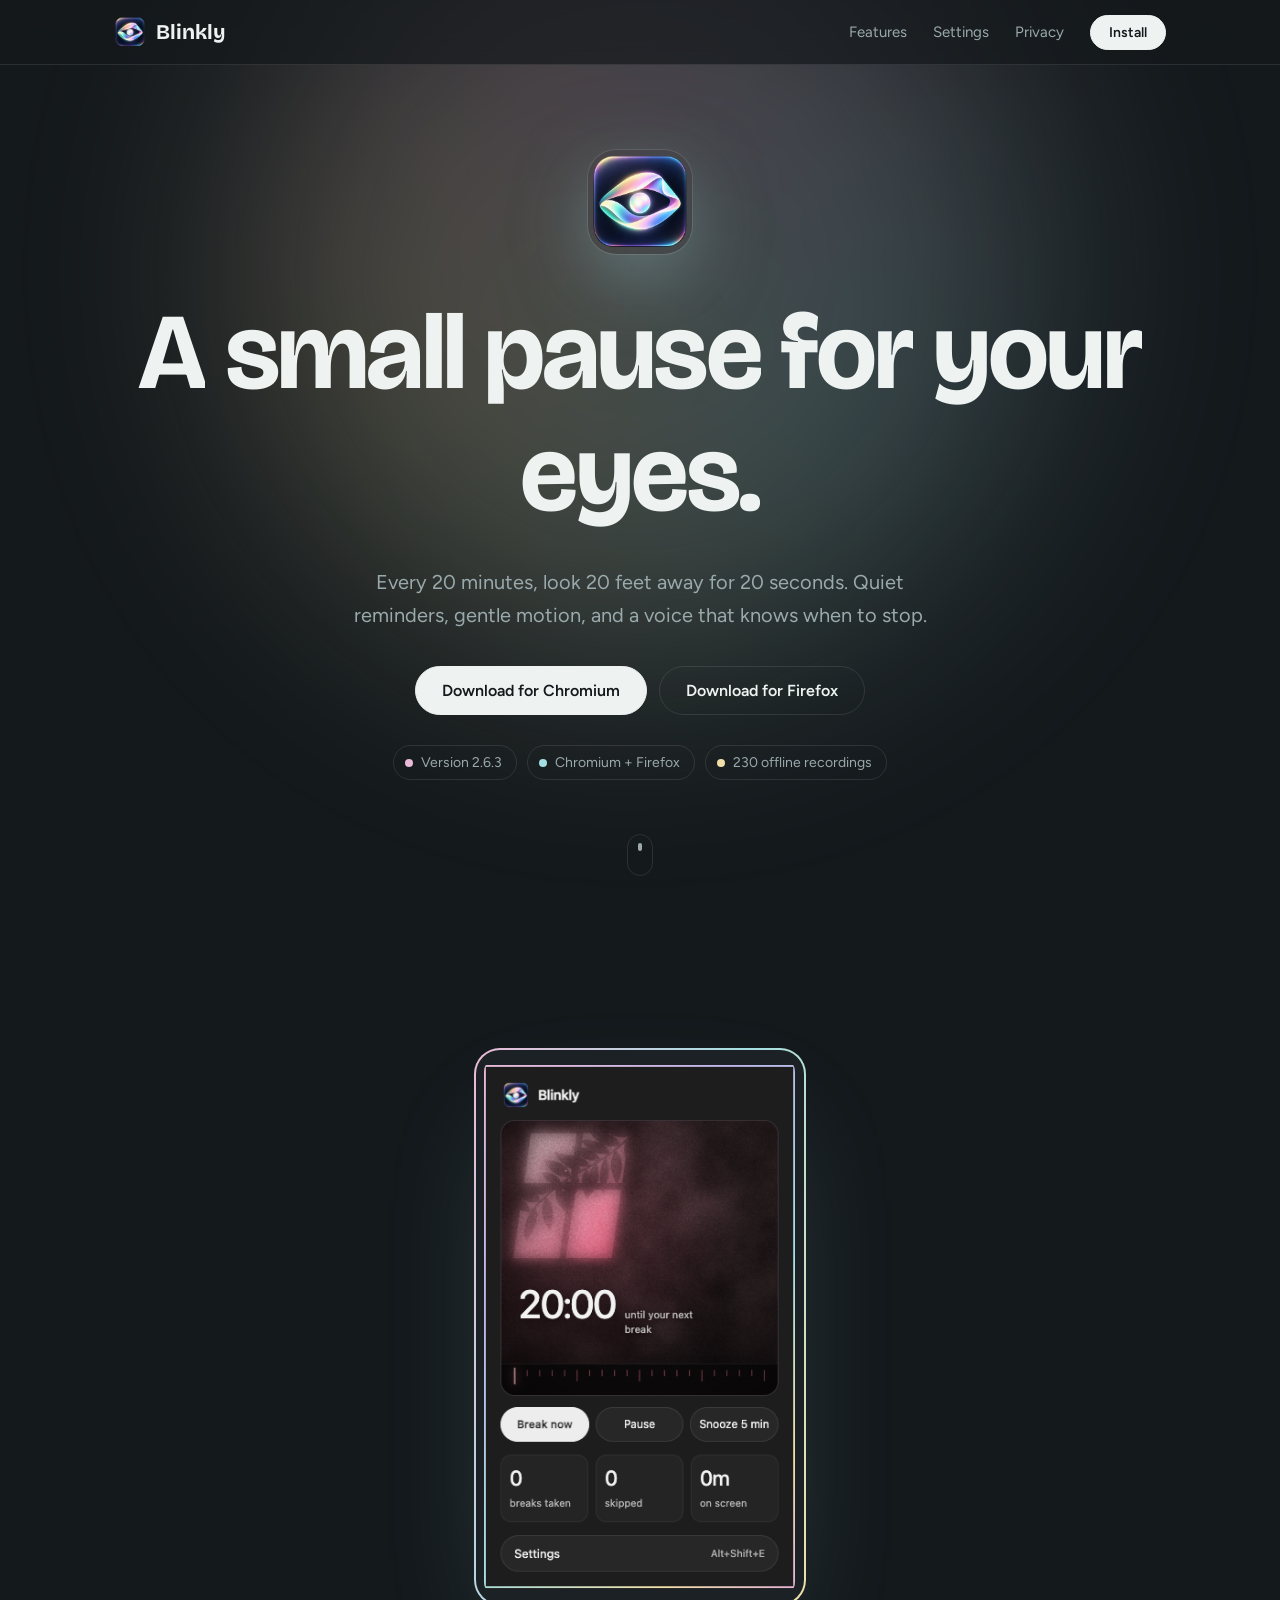
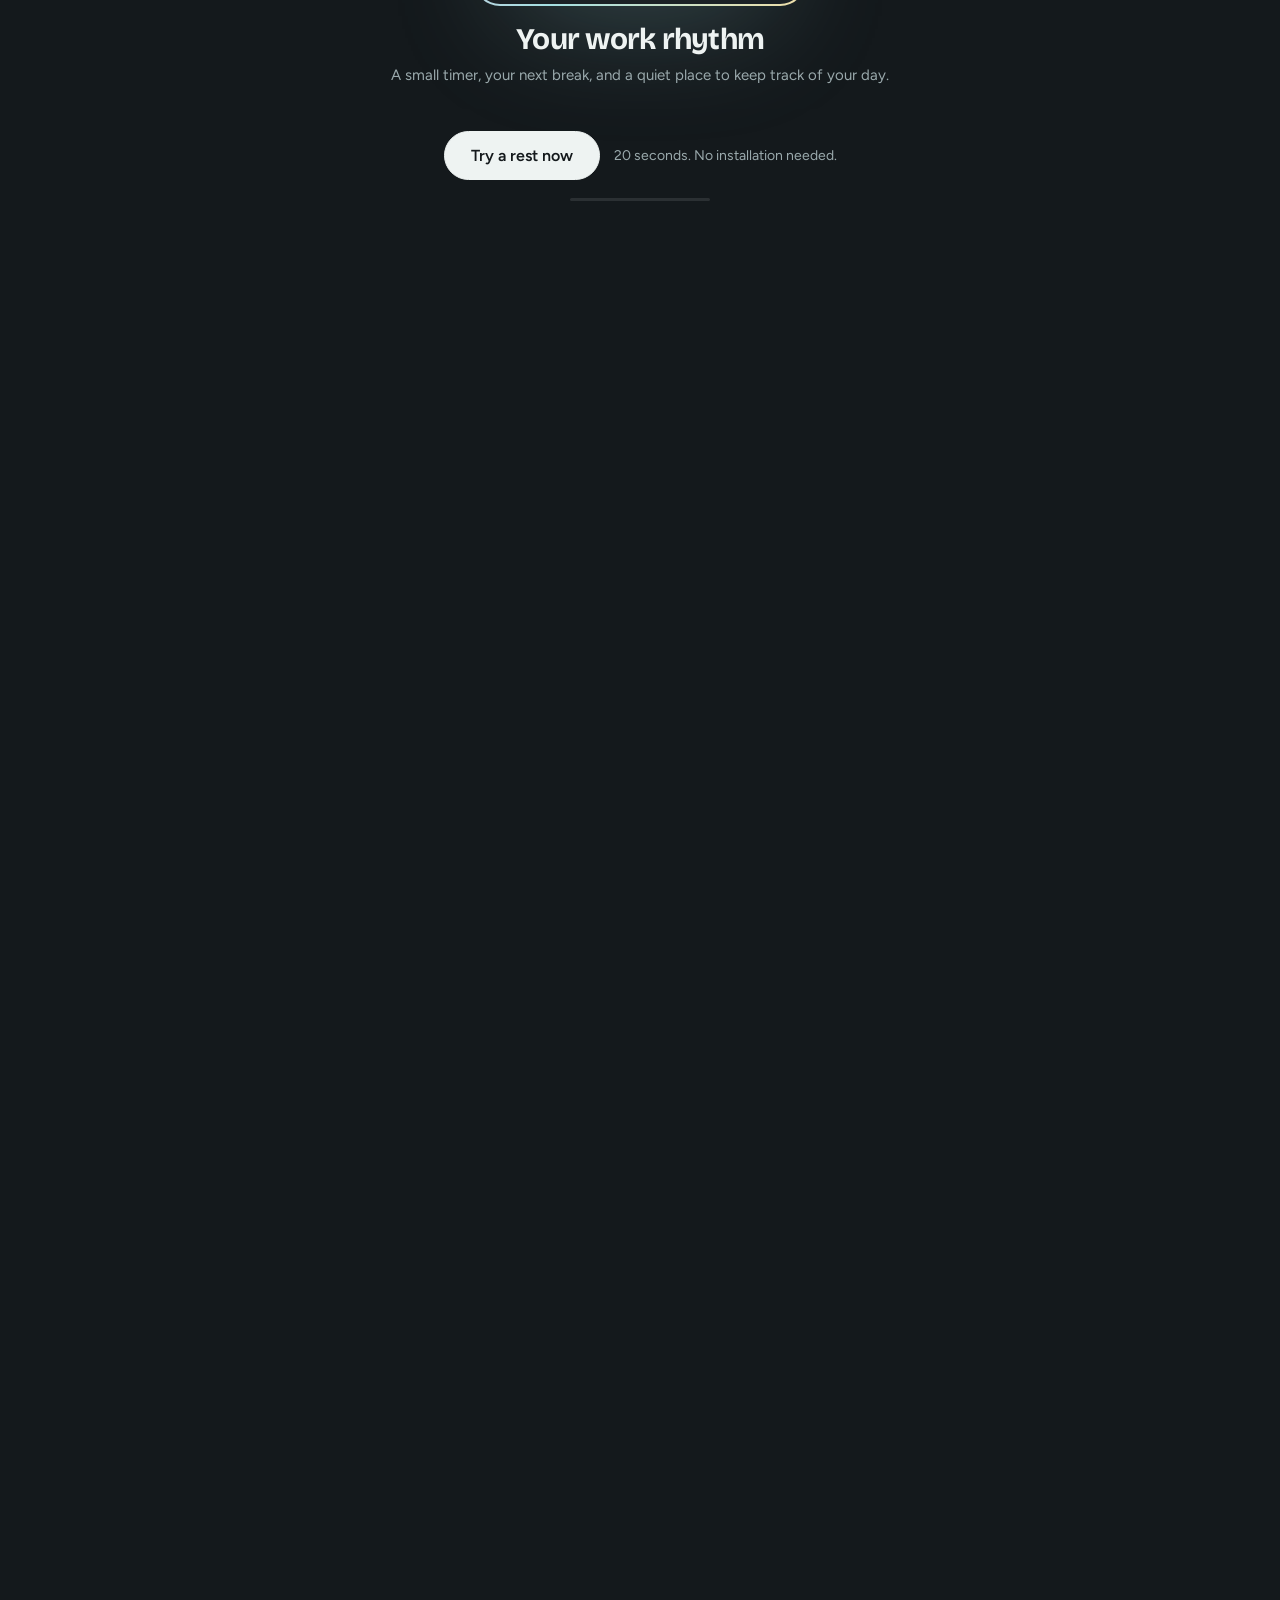
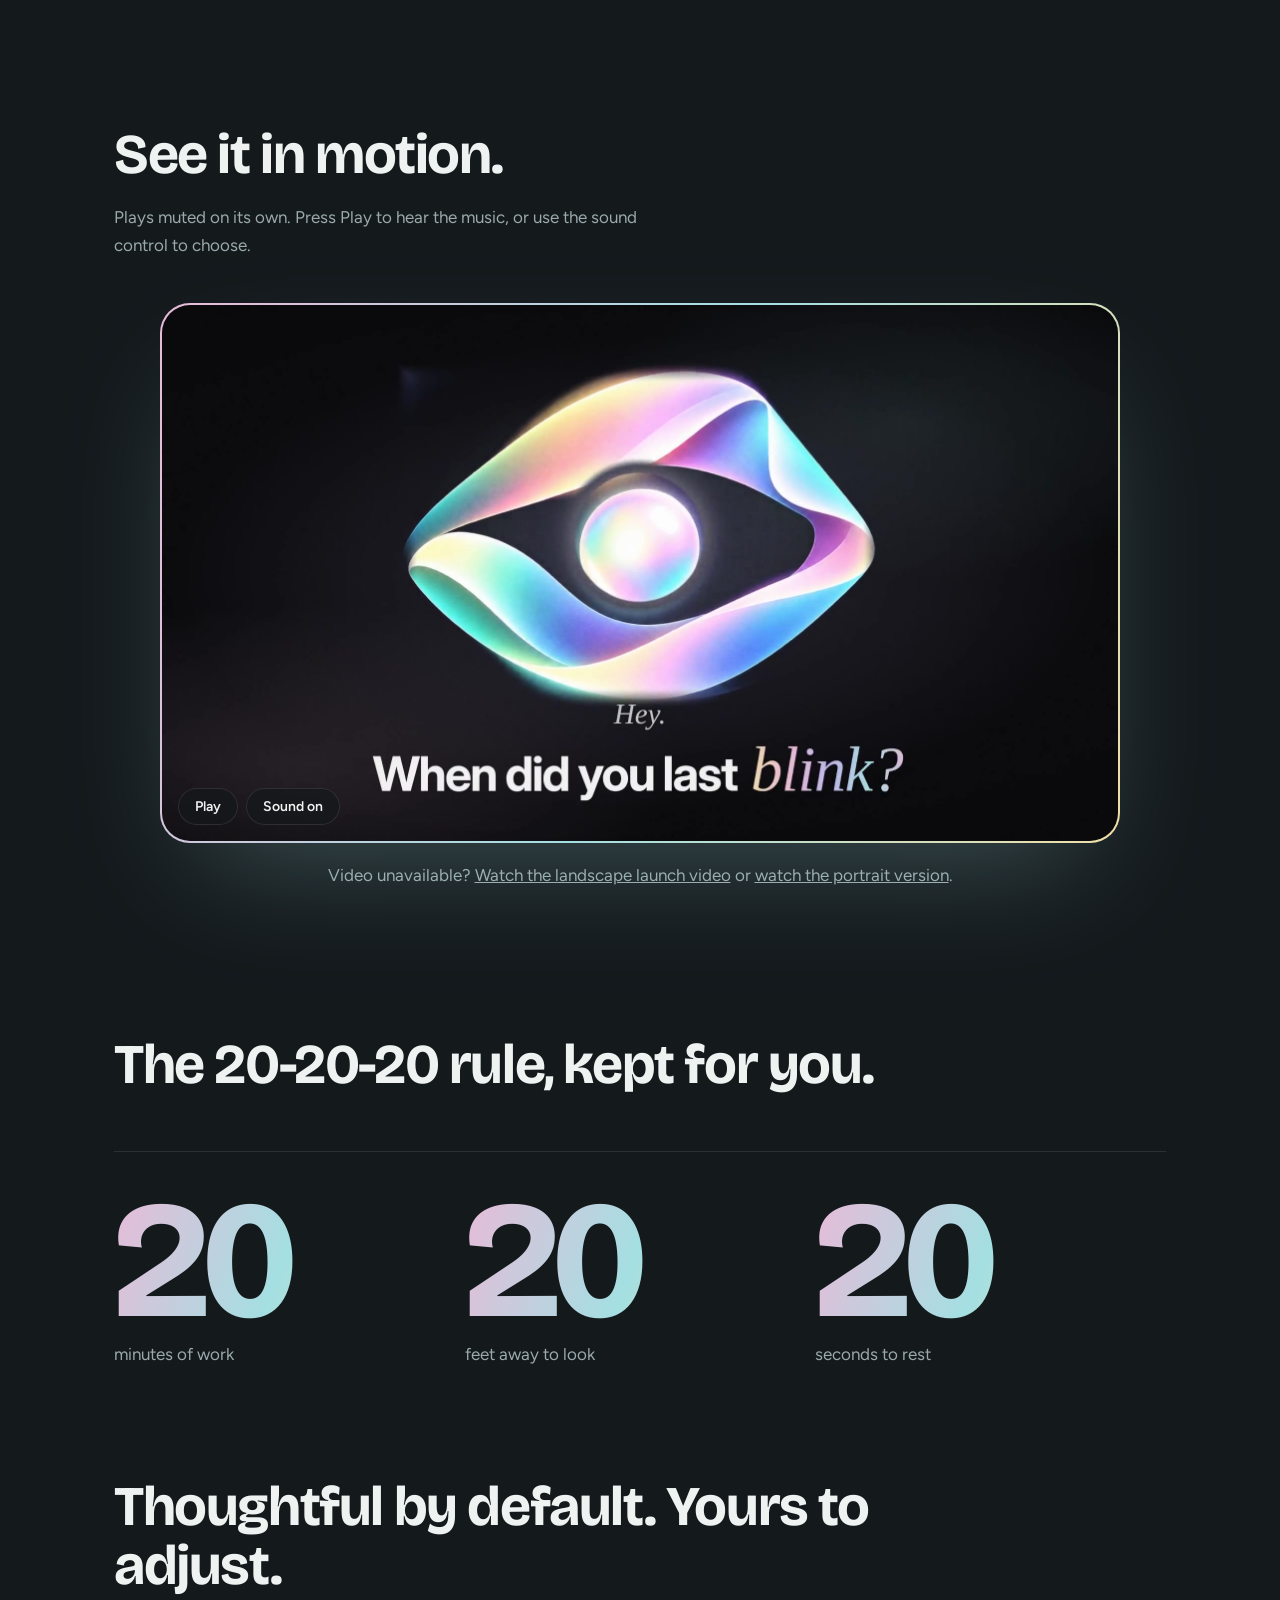
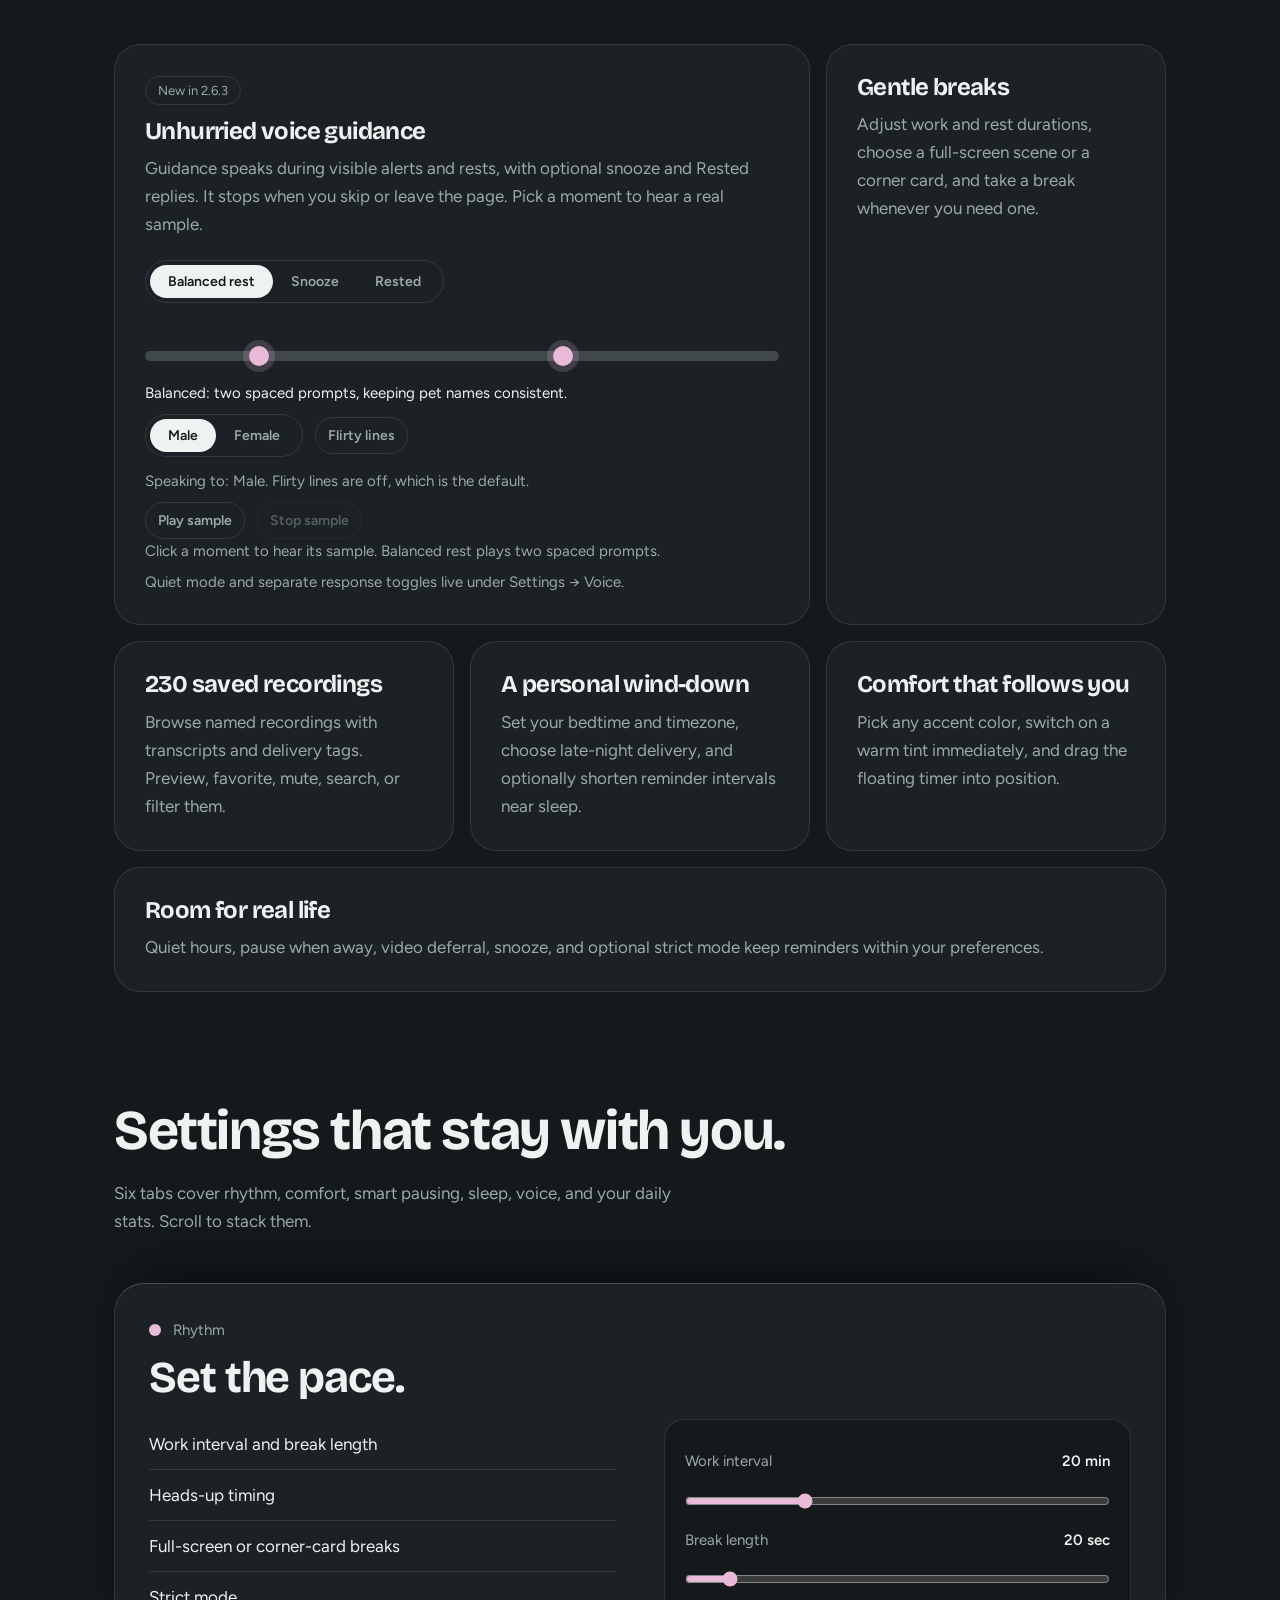
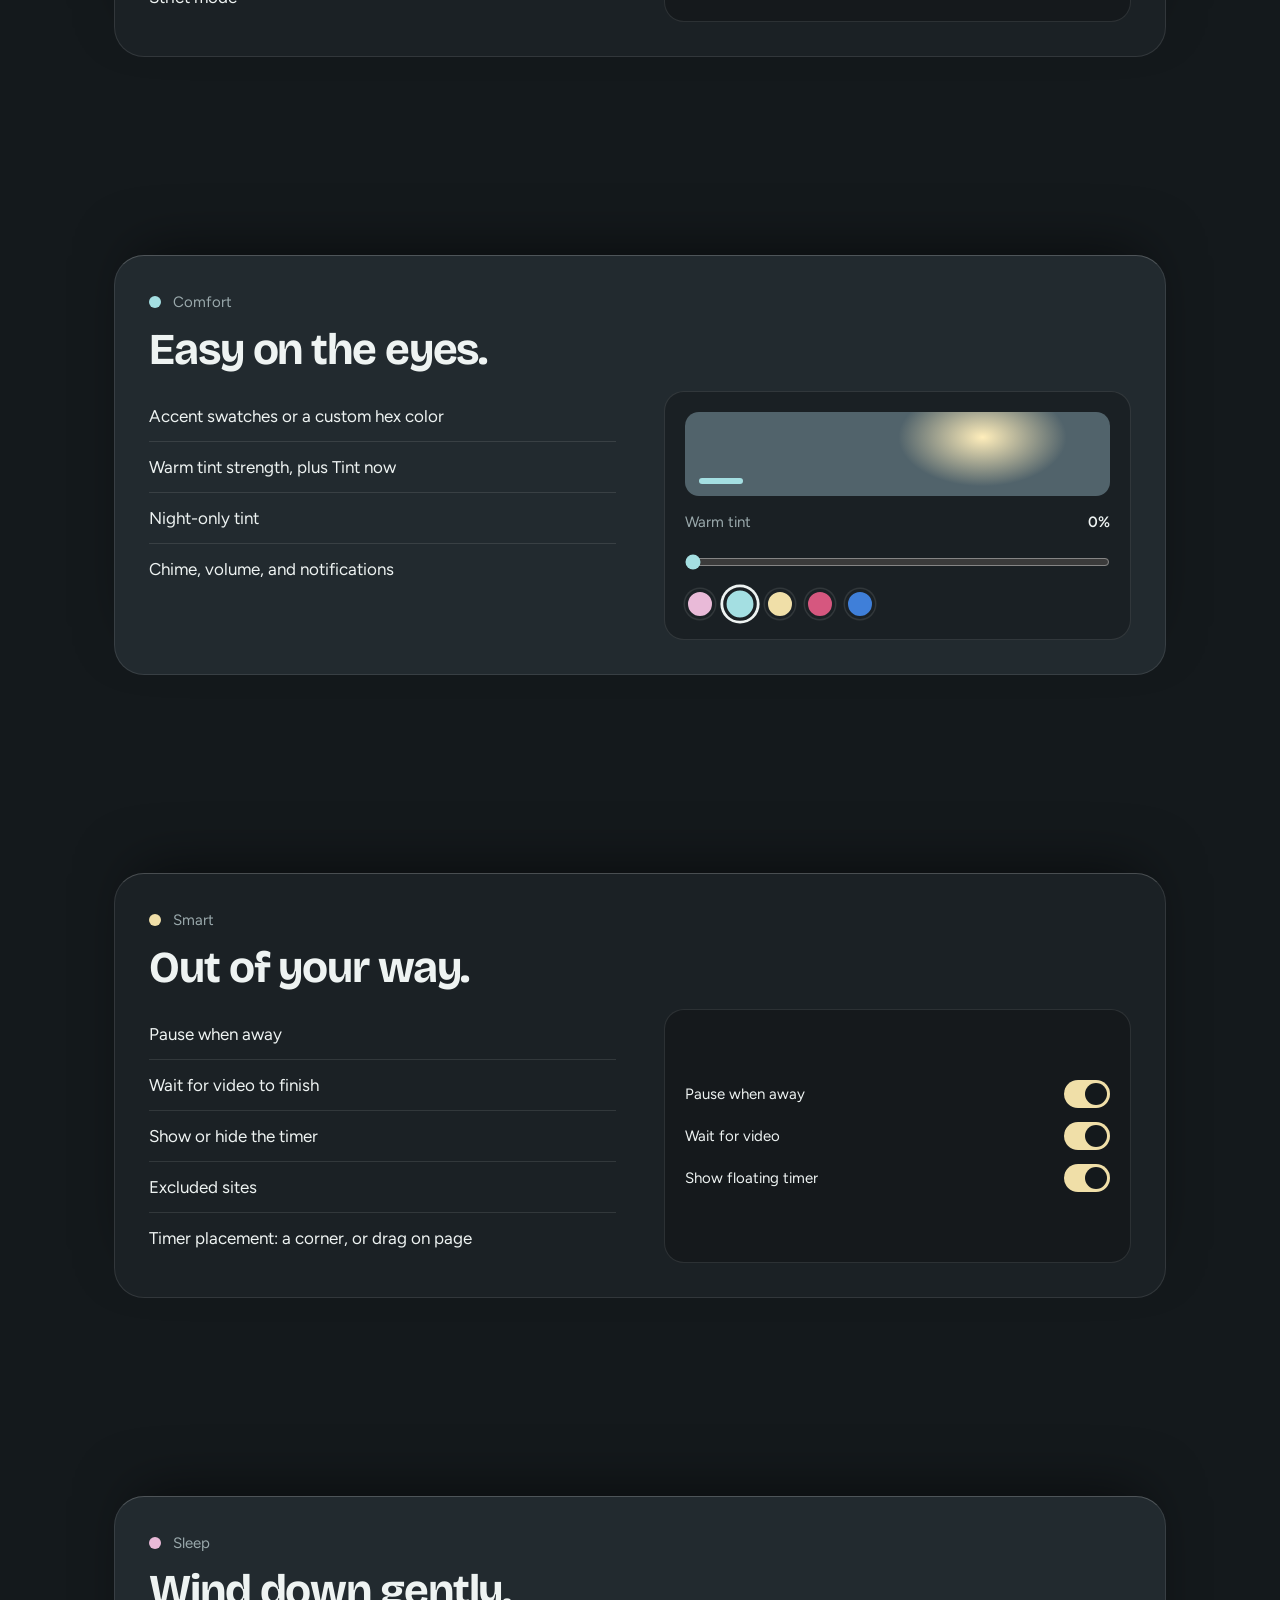
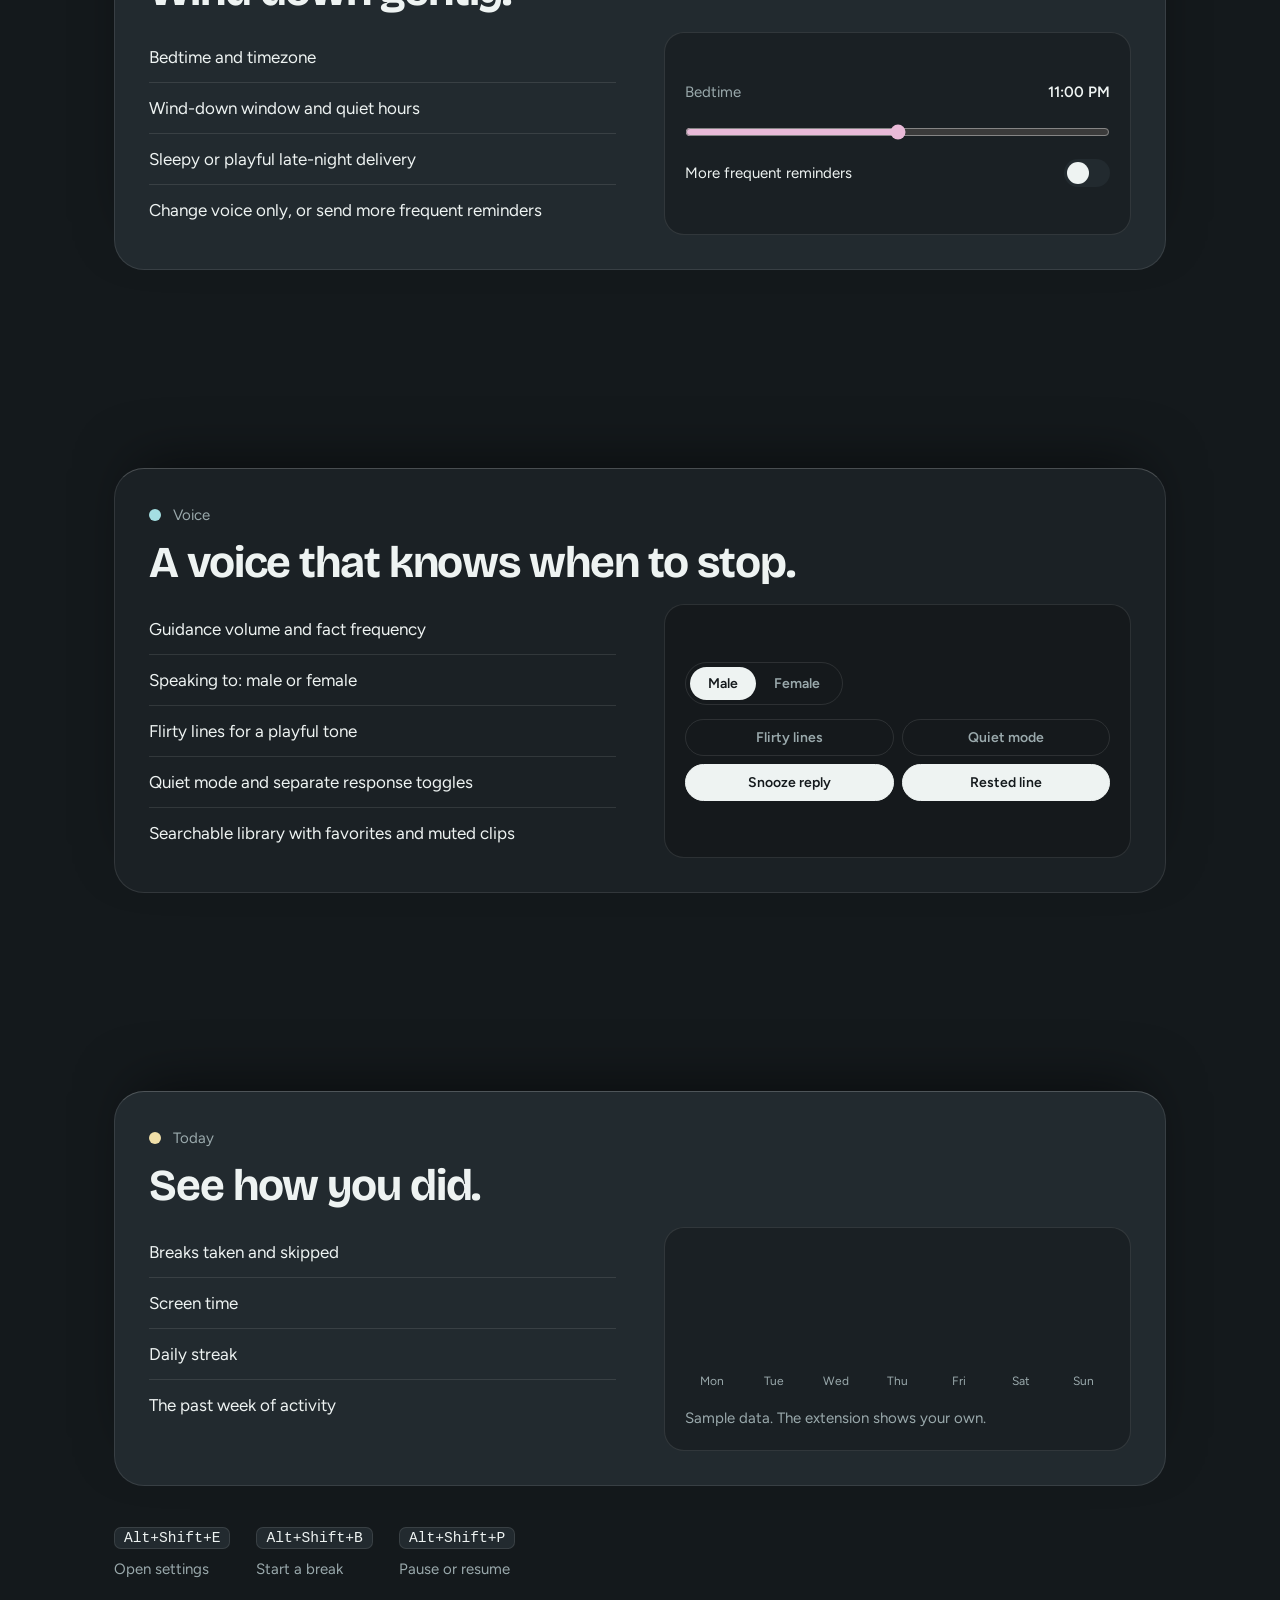
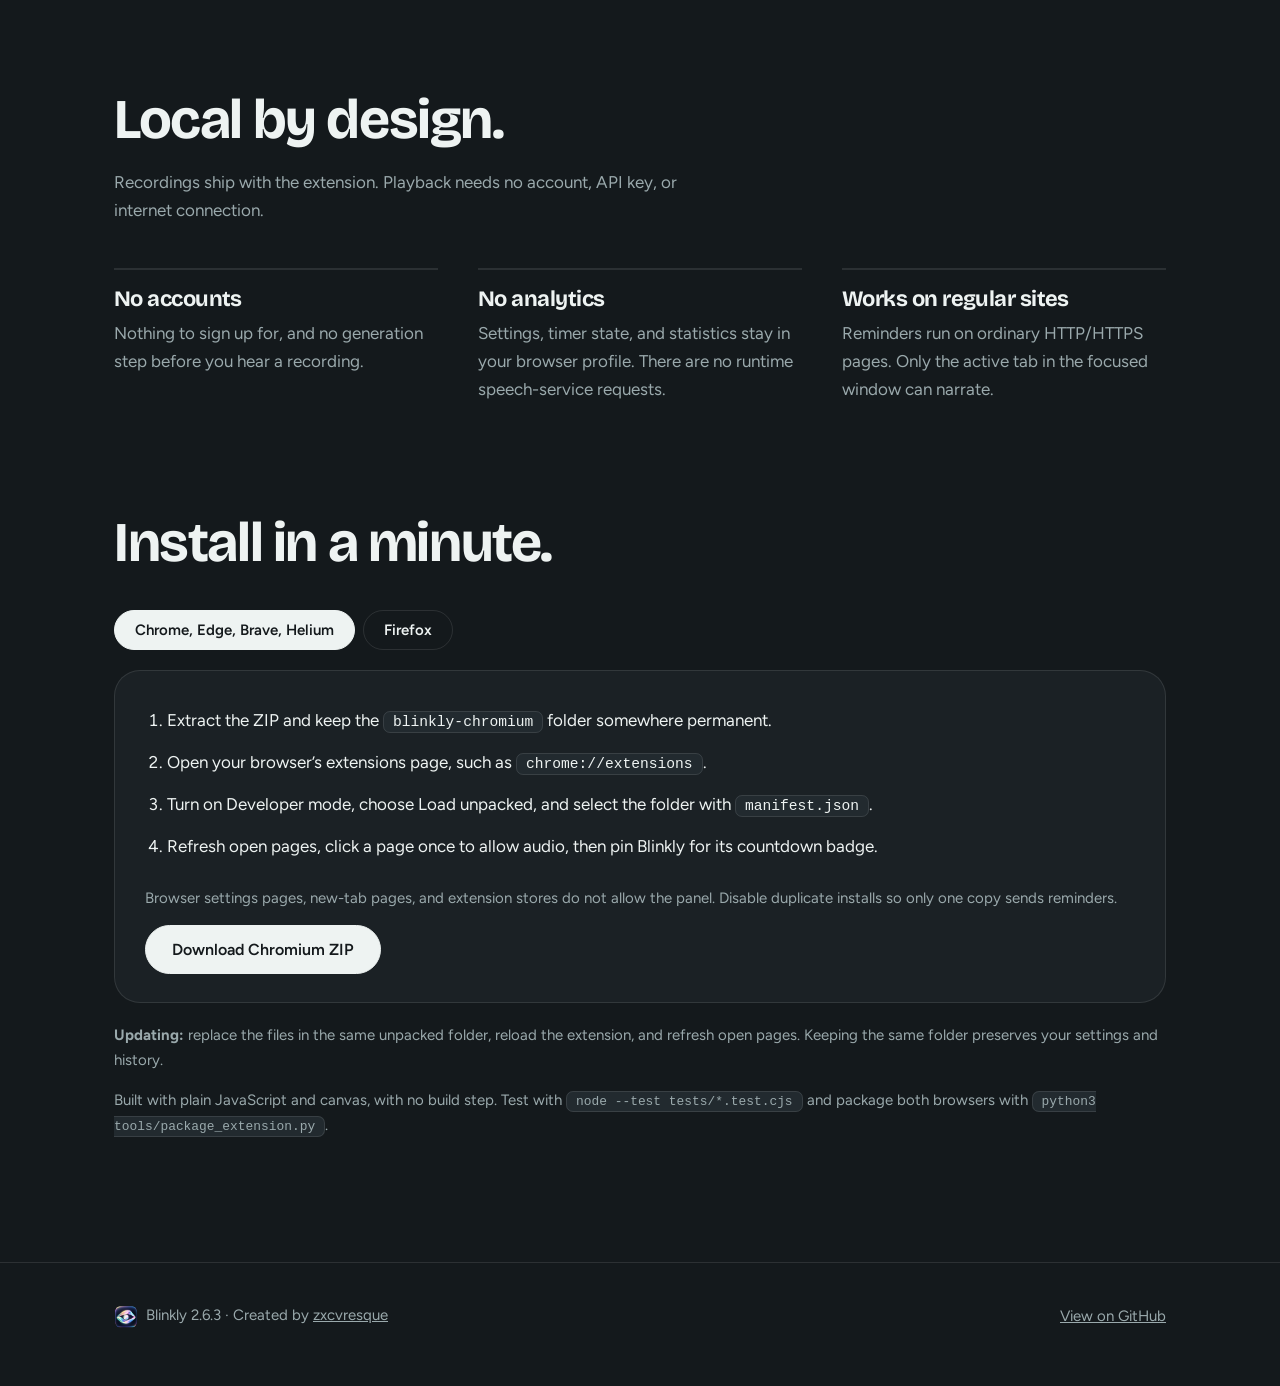
<file: index.html>
<!DOCTYPE html>
<html lang="en">
<head>
<meta charset="utf-8">
<meta name="viewport" content="width=device-width, initial-scale=1, viewport-fit=cover">
<meta name="color-scheme" content="dark">
<meta name="theme-color" content="#14191c">
<title>Blinkly – A small pause for your eyes</title>
<meta name="description" content="Calm 20-20-20 eye-break reminders with offline voice guidance, animated rest scenes, and customizable comfort settings for Chromium and Firefox.">
<link rel="icon" href="assets/blinkly-logo.png">
<link rel="canonical" href="https://zxcvresque.github.io/blinkly/">
<meta property="og:type" content="website">
<meta property="og:title" content="Blinkly – A small pause for your eyes">
<meta property="og:description" content="Calm eye-break reminders, offline voice guidance, and animated rest scenes for Chromium and Firefox.">
<meta property="og:url" content="https://zxcvresque.github.io/blinkly/">
<meta property="og:image" content="https://zxcvresque.github.io/blinkly/media/blinkly-share-card-v1.png">
<meta property="og:image:width" content="1200">
<meta property="og:image:height" content="630">
<meta property="og:image:type" content="image/png">
<meta property="og:image:alt" content="Blinkly's iridescent eye logo. A small pause for your eyes.">
<meta name="twitter:card" content="summary_large_image">
<meta name="twitter:title" content="Blinkly – A small pause for your eyes">
<meta name="twitter:description" content="Gentle eye care for your browser. Calm reminders, voice guidance, and animated rest scenes.">
<meta name="twitter:image" content="https://zxcvresque.github.io/blinkly/media/blinkly-share-card-v1.png">
<meta name="twitter:image:alt" content="Blinkly's iridescent eye logo. A small pause for your eyes.">
<link rel="preconnect" href="https://fonts.googleapis.com">
<link href="https://fonts.googleapis.com/css2?family=Bricolage+Grotesque:opsz,wght@12..96,500;12..96,700&family=Figtree:wght@400;500;600&display=swap" rel="stylesheet">
<link rel="stylesheet" href="landing-rest-demo.css">
<style>
:root{--bg:#14191c;--s1:#1b2125;--s2:#222a2f;--line:rgba(255,255,255,.1);--ink:#eef3f2;--muted:#9aa9ac;--pink:#e9bad8;--aqua:#a4dfe2;--gold:#f0dfa8;--iri:linear-gradient(110deg,#e9bad8,#a4dfe2 52%,#f0dfa8);--ease:cubic-bezier(.2,.8,.2,1)}
*,*::before,*::after{box-sizing:border-box}
html{scroll-behavior:smooth;background:var(--bg)}
body{margin:0;background:var(--bg);color:var(--ink);font:400 17px/1.65 Figtree,system-ui,sans-serif;overflow-x:hidden;-webkit-text-size-adjust:100%}
h1,h2,h3{font-family:'Bricolage Grotesque',Figtree,system-ui,sans-serif;margin:0;line-height:1.05;letter-spacing:-.025em}
a{color:inherit}
:focus-visible{outline:3px solid var(--aqua);outline-offset:3px;border-radius:8px}
.wrap{max-width:1100px;margin:0 auto;padding:0 max(24px,env(safe-area-inset-left))}
section{padding:110px 0}
h2{font-size:clamp(32px,5vw,56px);max-width:14em}
.lede{color:var(--muted);max-width:34em;margin:18px 0 0}
.muted{color:var(--muted);font-size:15px}
#bar{position:fixed;top:0;left:0;right:0;height:3px;background:var(--iri);transform:scaleX(0);transform-origin:0;z-index:60}
nav{position:fixed;top:0;left:0;right:0;z-index:50;padding-top:env(safe-area-inset-top,0px);background:rgba(20,25,28,.7);backdrop-filter:blur(16px);-webkit-backdrop-filter:blur(16px);border-bottom:1px solid var(--line);transition:transform .45s var(--ease)}
nav.hide{transform:translateY(-110%)}
nav .wrap{display:flex;align-items:center;justify-content:space-between;height:64px}
.brand{display:flex;align-items:center;gap:10px;font:700 21px 'Bricolage Grotesque',sans-serif;text-decoration:none}
.brand img{width:32px;height:32px;border-radius:9px}
.links{display:flex;gap:26px;align-items:center;font-size:15px}
.links a{text-decoration:none}.links a:not(.btn){color:var(--muted);transition:color .2s}.links a:not(.btn):hover{color:var(--ink)}
.btn{display:inline-flex;align-items:center;gap:8px;background:var(--ink);color:#14191c;padding:14px 26px;border-radius:999px;font:600 16px Figtree,sans-serif;text-decoration:none;border:1.5px solid var(--ink);cursor:pointer;transition:transform .3s var(--ease),background .2s,color .2s,border-color .2s}
.btn:hover{transform:translateY(-3px)}
.btn.sm{padding:8px 18px;font-size:14px}
.btn.ghost{background:transparent;color:var(--ink);border-color:var(--line)}
.btn.ghost:hover{border-color:var(--ink)}
/* hero */
.hero{position:relative;text-align:center;padding:150px 0 70px;overflow:hidden}
.orbw{position:absolute;left:50%;top:-120px;width:780px;height:780px;margin-left:-390px;pointer-events:none;will-change:transform}
.orb{width:100%;height:100%;border-radius:50%;background:conic-gradient(#e9bad8,#a4dfe2,#f0dfa8,#e9bad8);filter:blur(120px);opacity:.26;animation:spin 40s linear infinite}
@keyframes spin{to{transform:rotate(360deg)}}
.hero .wrap{position:relative}
.logo{width:104px;height:104px;border-radius:28px;box-shadow:0 0 0 1px var(--line),0 24px 80px -12px rgba(164,223,226,.5);margin-bottom:34px;transition:transform .2s;opacity:0;animation:pop .9s var(--ease) .1s forwards}
@keyframes pop{from{opacity:0;transform:scale(.7) translateY(20px)}to{opacity:1;transform:none}}
h1{font-size:clamp(46px,9vw,108px);max-width:10.5em;margin:0 auto}
h1 .w{display:inline-block;overflow:hidden;vertical-align:top;padding-bottom:.08em}
h1 .w i{display:inline-block;font-style:normal;transform:translateY(110%);animation:rise 1s var(--ease) forwards;animation-delay:calc(.25s + var(--k)*.09s)}
@keyframes rise{to{transform:none}}
.fadein{opacity:0;animation:pop 1s var(--ease) 1s forwards}
.hero p.sub{font-size:20px;color:var(--muted);max-width:30em;margin:26px auto 34px}
.cta{display:flex;flex-wrap:wrap;gap:12px;justify-content:center}
.chips{display:flex;flex-wrap:wrap;gap:10px;justify-content:center;margin-top:30px}
.chip{font-size:14px;padding:5px 14px 5px 11px;border-radius:999px;border:1px solid var(--line);color:var(--muted);display:flex;align-items:center;gap:8px}
.chip::before{content:"";width:8px;height:8px;border-radius:50%;background:var(--c)}
.scroll{display:block;margin:54px auto 0;width:26px;height:42px;border:1.5px solid var(--line);border-radius:14px;position:relative}
.scroll::after{content:"";position:absolute;left:50%;top:8px;width:4px;height:8px;margin-left:-2px;border-radius:2px;background:var(--muted);animation:nudge 1.8s var(--ease) infinite}
@keyframes nudge{50%{transform:translateY(14px);opacity:.2}}
/* pinned scene */
.pin{height:440vh;padding:0}
.sticky{position:sticky;top:0;height:100vh;height:100svh;display:flex;flex-direction:column;align-items:center;justify-content:center;padding:84px 24px 28px;gap:18px}
.frame{border-radius:26px;padding:2px;background:var(--iri);box-shadow:0 50px 120px -40px rgba(164,223,226,.25);width:var(--preview-width,min(960px,100%));max-width:100%;flex-shrink:0}
.stage{border-radius:24px;background:var(--s1);display:grid;grid-template:minmax(0,1fr)/minmax(0,1fr);place-items:center;padding:8px;overflow:hidden;width:100%;height:calc(var(--preview-height,min(52svh,600px)) - 4px);min-width:0;min-height:0}
.stage img{grid-area:1/1;display:block;min-width:0;min-height:0;width:100%;height:100%;object-fit:contain;border-radius:14px;will-change:transform,opacity,filter}
#s0{opacity:1}
#s2,#rest-sequence{opacity:0}
#rest-sequence{grid-area:1/1;width:100%;height:100%;min-width:0;min-height:0;display:grid;grid-template:minmax(0,1fr)/minmax(0,1fr);place-items:center;overflow:hidden}
#rest-sequence img,#rest-sequence canvas{grid-area:1/1;width:100%;height:100%;min-width:0;min-height:0;object-fit:contain;border-radius:14px}
#rest-sequence canvas{display:block;position:relative;z-index:1;opacity:0}
.caps{position:relative;text-align:center;width:min(540px,100%);display:grid;flex-shrink:0}
.caps div{grid-area:1/1}
.caps h3{font-size:clamp(22px,3.4vw,30px)}
.caps p{margin:8px 0 0}
.rest-try{display:flex;align-items:center;justify-content:center;gap:14px;flex-wrap:wrap;flex-shrink:0}
.rest-try [hidden]{display:none!important}
.rest-try p{margin:0;font-size:14px;color:var(--muted)}
.snapshot-label{display:none}
.track{width:140px;height:3px;border-radius:2px;background:var(--line);overflow:hidden}
.track i{display:block;height:100%;background:var(--ink);transform:scaleX(0);transform-origin:0}
/* rule */
.rule{display:grid;grid-template-columns:repeat(3,1fr);margin-top:56px;border-top:1px solid var(--line)}
.rule div{padding:30px 28px 0 0}
.rule b{display:block;font:700 clamp(84px,13vw,170px)/.95 'Bricolage Grotesque',sans-serif;letter-spacing:-.05em;background:var(--iri);-webkit-background-clip:text;background-clip:text;color:transparent;font-variant-numeric:tabular-nums}
.rule span{color:var(--muted)}
/* bento */
.bento{display:grid;grid-template-columns:repeat(6,1fr);gap:16px;margin-top:48px}
.tile{background:var(--s1);border:1px solid var(--line);border-radius:26px;padding:30px;position:relative;overflow:hidden;transition:transform .5s var(--ease),border-color .3s}
.tile::before{content:"";position:absolute;inset:0;background:radial-gradient(380px circle at var(--mx,50%) var(--my,0%),rgba(255,255,255,.09),transparent 60%);opacity:0;transition:opacity .3s;pointer-events:none}
.tile:hover{border-color:rgba(255,255,255,.22);transform:translateY(-4px)}.tile:hover::before{opacity:1}
.tile h3{font-size:24px;margin-bottom:10px;position:relative}.tile p{margin:0;color:var(--muted);position:relative}
.t1{grid-column:span 4}.t2,.t3,.t4,.t5{grid-column:span 2}.t6{grid-column:span 6}
.seg{display:inline-flex;align-self:flex-start;max-width:100%;border:1.5px solid var(--line);border-radius:999px;padding:4px;margin:22px 0 14px;position:relative}
.seg button{position:relative;border:0;background:transparent;color:var(--muted);padding:8px 18px;border-radius:999px;font:600 14px Figtree;cursor:pointer;white-space:nowrap;transition:color .2s}
.seg button[aria-pressed=true]{background:var(--ink);color:#14191c}
.dots{display:flex;gap:8px;margin-bottom:10px;position:relative}
.dots i{width:14px;height:14px;border-radius:50%;background:var(--s2);transition:.4s var(--ease)}.dots i.on{background:var(--pink);transform:scale(1.15)}
.new{display:inline-block;font-size:13px;padding:3px 12px;border-radius:999px;border:1px solid var(--line);color:var(--muted);margin-bottom:14px;position:relative}
.tl{position:relative}
.trk{position:relative;height:10px;border-radius:5px;background:var(--s2);margin:34px 0 20px}
.trk .fl{position:absolute;left:0;top:0;bottom:0;border-radius:5px;background:rgba(255,255,255,.14);width:0;animation:sweep 4.5s linear forwards}
@keyframes sweep{to{width:100%}}
.trk b{position:absolute;top:50%;width:20px;height:20px;margin:-10px 0 0 -10px;border-radius:50%;background:var(--pink);box-shadow:0 0 0 6px rgba(233,186,216,.18);transform:scale(0);animation:ping .55s var(--ease) forwards;animation-delay:var(--d)}
@keyframes ping{to{transform:scale(1)}}
.trk em{position:absolute;right:0;top:-34px;font:600 13px Figtree;font-style:normal;padding:3px 12px;border-radius:999px;border:1px solid var(--ink);color:var(--ink)}
.vopts{display:flex;flex-wrap:wrap;gap:12px;align-items:center;margin-top:8px;position:relative}.vopts .seg{margin:0}
.pills{display:grid;grid-template-columns:1fr 1fr;gap:8px}
.pill{border:1.5px solid var(--line);background:transparent;color:var(--muted);padding:9px 12px;border-radius:999px;font:600 14px Figtree;cursor:pointer;transition:.25s;text-align:center;white-space:nowrap}
.pill:disabled{opacity:.45;cursor:default}.pill:hover{border-color:var(--muted)}.pill[aria-pressed=true]{background:var(--ink);color:#14191c;border-color:var(--ink)}
#watch{scroll-margin-top:84px}
.vframe{position:relative;margin:44px auto 0;width:min(var(--mw,960px),100%,calc(78svh*var(--ar,1.78)));aspect-ratio:var(--ar,1.78);border-radius:30px;padding:2px;background:var(--iri);box-shadow:0 50px 120px -40px rgba(164,223,226,.3)}
.vframe video{display:block;width:100%;height:100%;object-fit:cover;border-radius:28px;background:var(--s1)}
.vframe[data-layout=portrait]{--mw:440px;--ar:.5625}
.video-error{margin-top:18px;color:var(--muted);text-align:center}
.vctl{position:absolute;left:18px;bottom:18px;display:flex;gap:8px}
.vctl button{backdrop-filter:blur(12px);-webkit-backdrop-filter:blur(12px);background:rgba(20,25,28,.62);color:var(--ink);border:1px solid var(--line);padding:9px 16px;border-radius:999px;font:600 14px Figtree;cursor:pointer;transition:border-color .2s}
.vctl button:hover{border-color:var(--ink)}
/* stacking settings */
.deck{margin-top:48px}
.card{position:sticky;top:calc(84px + var(--i)*18px);margin-bottom:22vh;background:var(--s1);border:1px solid var(--line);border-top-color:rgba(255,255,255,.2);border-radius:30px;padding:34px;display:grid;grid-template-columns:1fr 1fr;gap:12px 48px;transform-origin:50% 0;box-shadow:0 -24px 60px -24px rgba(0,0,0,.6);will-change:transform,filter}
.card:nth-child(even){background:var(--s2)}
.card:last-child{margin-bottom:0}
.card .hd{grid-column:1/-1;display:flex;align-items:center;gap:12px}
.card .hd::before{content:"";width:12px;height:12px;border-radius:50%;background:var(--c)}
.card .hd span{color:var(--muted);font-size:15px}
.card h3{grid-column:1/-1;font-size:clamp(28px,4vw,44px)}
.card ul{margin:6px 0 0;padding:0;list-style:none}
.card li{padding:11px 0;border-bottom:1px solid var(--line)}.card li:last-child{border:0}
.wd{background:rgba(0,0,0,.22);border:1px solid var(--line);border-radius:20px;padding:20px;display:flex;flex-direction:column;gap:14px;justify-content:center;margin-top:6px}
.wd label{display:flex;justify-content:space-between;font-size:15px;color:var(--muted)}.wd label b{color:var(--ink);font-weight:600}
input[type=range]{width:100%;accent-color:var(--c);height:26px;margin:0}
.tg{width:46px;height:28px;border-radius:999px;border:0;background:var(--s2);position:relative;cursor:pointer;flex:none;transition:background .3s}
.tg i{position:absolute;left:3px;top:3px;width:22px;height:22px;border-radius:50%;background:var(--ink);transition:transform .35s var(--ease)}
.tg[aria-pressed=true]{background:var(--c)}.tg[aria-pressed=true] i{transform:translateX(18px);background:#14191c}
.tr{display:flex;justify-content:space-between;align-items:center;gap:14px;font-size:15px}
.sws{display:flex;gap:10px}.sws button{width:30px;height:30px;border-radius:50%;border:3px solid var(--s1);box-shadow:0 0 0 1.5px var(--line);cursor:pointer;padding:0;transition:transform .3s var(--ease)}
.sws button[aria-pressed=true]{box-shadow:0 0 0 2.5px var(--ink);transform:scale(1.12)}
.pv{height:84px;border-radius:14px;position:relative;overflow:hidden;background:radial-gradient(120px 70px at 70% 30%,#ffeebb,#51636b 70%)}
.pv i{position:absolute;inset:0;background:#ff9628;mix-blend-mode:multiply;opacity:0;transition:opacity .2s}
.pv b{position:absolute;left:14px;bottom:12px;width:44px;height:6px;border-radius:3px;background:var(--c)}
.bars{display:flex;align-items:flex-end;gap:8px;height:110px}
.bars i{flex:1;border-radius:7px 7px 3px 3px;background:var(--c);opacity:.85;height:0;transition:height 1s var(--ease) calc(var(--k)*80ms);position:relative}
.card.in .bars i{height:var(--h)}
.bars i:hover{opacity:1}.bars i::after{content:attr(data-d);position:absolute;bottom:100%;left:50%;transform:translateX(-50%);font-size:12px;color:var(--ink);opacity:0;transition:.2s}.bars i:hover::after{opacity:1}
.days{display:flex;gap:8px;font-size:12px;color:var(--muted)}.days span{flex:1;text-align:center}
.keys{display:flex;flex-wrap:wrap;gap:26px;margin-top:40px}
.keys div{display:flex;flex-direction:column;gap:8px}
kbd,code{font:500 .86em ui-monospace,Menlo,monospace;background:var(--s2);border:1px solid var(--line);padding:2px 9px;border-radius:7px}
/* local */
.local{display:grid;grid-template-columns:repeat(3,1fr);gap:40px;margin-top:44px}
.local div{border-top:2px solid var(--line);padding-top:18px;position:relative}
.local div::before{content:"";position:absolute;top:-2px;left:0;height:2px;width:0;background:var(--c);transition:width 1.2s var(--ease)}
.local.in div::before{width:100%}
.local h3{font-size:22px;margin-bottom:8px}.local p{margin:0;color:var(--muted)}
/* install */
.tabs{display:flex;gap:8px;flex-wrap:wrap;margin:38px 0 20px}
.tab{background:transparent;border:1.5px solid var(--line);color:var(--ink);padding:10px 20px;border-radius:999px;font:600 15px Figtree;cursor:pointer;transition:.25s}
.tab:hover{border-color:var(--muted)}.tab[aria-selected=true]{background:var(--ink);color:#14191c;border-color:var(--ink)}
.panel{background:var(--s1);border:1px solid var(--line);border-radius:26px;padding:28px 30px}
.steps{padding-left:22px;margin:0 0 18px}.steps li{padding:7px 0}
footer{border-top:1px solid var(--line);padding:40px 0 calc(56px + env(safe-area-inset-bottom,0px));color:var(--muted);font-size:15px}
footer .wrap{display:flex;justify-content:space-between;flex-wrap:wrap;gap:14px;align-items:center}
footer img{width:24px;height:24px;border-radius:7px;vertical-align:middle;margin-right:8px}
.rm .pin{height:auto}.rm .sticky{position:static;height:auto;padding:70px 24px}.rm .frame{width:min(960px,100%)}.rm .stage{height:auto;display:flex;flex-direction:column;gap:16px;padding:16px}.rm .stage img{height:auto;max-height:none}.rm #s0{width:min(100%,320px);opacity:1}.rm #rest-sequence{height:auto;display:block;opacity:1}.rm #rest-sequence-canvas{display:none}.rm #s2{opacity:1}.rm .caps,.rm .track{display:none}.rm .snapshot-label{display:block;align-self:flex-start;font-size:16px;margin:0;color:var(--ink)}.rm .snapshot-label:not(:first-child){margin-top:12px}
.rm .trk .fl{animation:none;width:100%}.rm .trk b{animation:none;transform:scale(1)}.rm h1 .w i,.rm .logo,.rm .fadein{animation:none;transform:none;opacity:1}.rm .orb{animation:none}.rm .card{position:static;margin-bottom:18px}
@media (max-width:820px){section{padding:72px 0}.hero{padding-top:120px}.links a:not(.btn){display:none}.rule,.local{grid-template-columns:1fr}.rule b{font-size:clamp(84px,30vw,140px)}.bento{grid-template-columns:1fr}.tile{grid-column:auto!important;padding:24px}.card{grid-template-columns:1fr;padding:22px;gap:8px;margin-bottom:16vh;top:calc(76px + var(--i)*12px);border-radius:24px}.card li{padding:8px 0;font-size:16px}.wd{padding:16px}.panel{padding:22px}.stage{padding:10px}.pin{height:400vh}.seg button{padding:8px 12px;font-size:13.5px}.vframe{border-radius:24px;margin-top:32px}.vframe video{border-radius:22px}.vctl{left:12px;bottom:12px}}
@media (max-height:600px){.sticky{padding:24px 16px 16px;gap:12px}.caps{height:auto}.caps h3{font-size:22px}.caps p{font-size:14px;line-height:1.4}}
</style>
</head>
<body>
<div id="bar"></div>
<nav id="nav"><div class="wrap">
 <a class="brand" href="#top"><img src="assets/blinkly-logo.png" alt="">Blinkly</a>
 <div class="links"><a href="#features">Features</a><a href="#settings">Settings</a><a href="#local">Privacy</a><a class="btn sm" href="#install">Install</a></div>
</div></nav>

<header class="hero" id="top"><div class="orbw" id="orbw"><div class="orb"></div></div><div class="wrap">
 <img class="logo" id="logo" src="assets/blinkly-logo.png" alt="Blinkly's iridescent eye logo">
 <h1 id="h1">A small pause for your eyes.</h1>
 <p class="sub fadein">Every 20 minutes, look 20 feet away for 20 seconds. Quiet reminders, gentle motion, and a voice that knows when to stop.</p>
 <div class="cta fadein"><a class="btn" href="blinkly-chromium.zip" download>Download for Chromium</a><a class="btn ghost" href="blinkly-firefox.zip" download>Download for Firefox</a></div>
 <div class="chips fadein"><span class="chip" style="--c:var(--pink)">Version 2.6.3</span><span class="chip" style="--c:var(--aqua)">Chromium + Firefox</span><span class="chip" style="--c:var(--gold)">230 offline recordings</span></div>
 <a class="scroll fadein" href="#scene" aria-label="Scroll to the demo"></a>
</div></header>

<section class="pin" id="scene" aria-label="A rest with Blinkly"><div class="sticky">
 <div class="frame"><div class="stage">
  <h3 class="snapshot-label">Your work rhythm</h3>
  <img id="s0" src="design/previews/popup.png" width="340" height="573" alt="Blinkly's compact timer popup with window light, countdown, break controls, and daily statistics">
  <h3 class="snapshot-label">A moment to look away</h3>
  <div id="rest-sequence" role="img" aria-label="Blinkly's real 20-second rest window. Scroll to advance the countdown, guidance, and clearing mist.">
  <img id="s1" src="design/previews/rest-active.png" width="1440" height="900" alt="Blinkly's actual rest window during a break, with a countdown, look-away guidance, and snooze and skip controls">
  <canvas id="rest-sequence-canvas" width="1440" height="900" aria-hidden="true"></canvas>
  </div>
  <h3 class="snapshot-label">Rested. Ready when you are.</h3>
  <img id="s2" src="design/previews/rest-complete.png" width="1440" height="900" alt="Blinkly's actual completed rest window, with Rested and Your eyes thank you over the sunlit mountain lake">
 </div></div>
 <div class="caps"><div id="c0"><h3>Your work rhythm</h3><p class="muted">A small timer, your next break, and a quiet place to keep track of your day.</p></div><div id="c1" style="opacity:0" aria-hidden="true"><h3>A moment to look away</h3><p class="muted">Follow a full rest, half a second at a time. Scroll to move the countdown and watch the mist clear.</p></div><div id="c2" style="opacity:0" aria-hidden="true"><h3>Rested. Ready when you are.</h3><p class="muted">The countdown ends, the mist clears, and a small thank-you marks the end of your break.</p></div></div>
 <div class="rest-try" id="rest-try"><button class="btn" id="try-rest" type="button" aria-haspopup="dialog" hidden disabled>Try a rest now</button><p id="rest-trial-note">Try the live rest on a computer in landscape.</p></div>
 <div class="track" aria-hidden="true"><i id="tk"></i></div>
</div></section>

<section id="watch" style="padding-top:20px"><div class="wrap">
 <h2>See it in motion.</h2>
 <p class="lede">Plays muted on its own. Press Play to hear the music, or use the sound control to choose.</p>
 <div class="vframe" id="vframe"><video id="vid" data-landscape="media/blinkly-launch-landscape.mp4" data-portrait="media/blinkly-launch-portrait.mp4" data-landscape-poster="media/blinkly-launch-landscape.jpg" data-portrait-poster="media/blinkly-launch-portrait.jpg" poster="media/blinkly-launch-landscape.jpg" muted loop playsinline preload="metadata" aria-label="Blinkly launch video"></video><div class="vctl"><button id="vpp" aria-label="Play launch video">Play</button><button id="vsnd" aria-pressed="false">Sound on</button></div></div>
 <p class="video-error" data-video-error hidden>Video unavailable? <a href="media/blinkly-launch-landscape.mp4">Watch the landscape launch video</a> or <a href="media/blinkly-launch-portrait.mp4">watch the portrait version</a>.</p>
 <noscript><p><a href="media/blinkly-launch-landscape.mp4">Watch the launch video</a> · <a href="media/blinkly-launch-portrait.mp4">Portrait version</a></p></noscript>
</div></section>

<section style="padding-top:20px"><div class="wrap">
 <h2>The 20-20-20 rule, kept for you.</h2>
 <div class="rule"><div><b data-n="20">0</b><span>minutes of work</span></div><div><b data-n="20">0</b><span>feet away to look</span></div><div><b data-n="20">0</b><span>seconds to rest</span></div></div>
</div></section>

<section id="features" style="padding-top:0"><div class="wrap">
 <h2>Thoughtful by default. Yours to adjust.</h2>
 <div class="bento">
  <div class="tile t1"><span class="new">New in 2.6.3</span><h3>Unhurried voice guidance</h3><p>Guidance speaks during visible alerts and rests, with optional snooze and Rested replies. It stops when you skip or leave the page. Pick a moment to hear a real sample.</p>
   <div class="seg" id="mseg" role="group" aria-label="Voice moment"><button aria-pressed="true" data-m="bal">Balanced rest</button><button aria-pressed="false" data-m="snz">Snooze</button><button aria-pressed="false" data-m="rst">Rested</button></div>
   <div class="tl" id="tl"></div><p class="muted" id="vtext" style="color:var(--ink)"></p>
   <div class="vopts"><div class="seg" role="group" aria-label="Speaking to"><button data-g="male" aria-pressed="true">Male</button><button data-g="female" aria-pressed="false">Female</button></div><button class="pill" data-fl aria-pressed="false">Flirty lines</button></div>
   <p class="muted" id="vnote" style="margin-top:12px"></p>
   <div class="vopts"><button class="pill" id="sample-replay">Play sample</button><button class="pill" id="sample-stop" disabled>Stop sample</button></div>
   <p class="muted" id="sample-status" role="status" aria-live="polite">Click a moment to hear its sample. Balanced rest plays two spaced prompts.</p>
   <p class="muted" id="sample-transcript" hidden></p>
   <p class="muted" style="margin-top:6px">Quiet mode and separate response toggles live under Settings → Voice.</p></div>
  <div class="tile t2"><h3>Gentle breaks</h3><p>Adjust work and rest durations, choose a full-screen scene or a corner card, and take a break whenever you need one.</p></div>
  <div class="tile t3"><h3>230 saved recordings</h3><p>Browse named recordings with transcripts and delivery tags. Preview, favorite, mute, search, or filter them.</p></div>
  <div class="tile t4"><h3>A personal wind-down</h3><p>Set your bedtime and timezone, choose late-night delivery, and optionally shorten reminder intervals near sleep.</p></div>
  <div class="tile t5"><h3>Comfort that follows you</h3><p>Pick any accent color, switch on a warm tint immediately, and drag the floating timer into position.</p></div>
  <div class="tile t6"><h3>Room for real life</h3><p>Quiet hours, pause when away, video deferral, snooze, and optional strict mode keep reminders within your preferences.</p></div>
 </div>
</div></section>

<section id="settings" style="padding-top:0"><div class="wrap">
 <h2>Settings that stay with you.</h2>
 <p class="lede">Six tabs cover rhythm, comfort, smart pausing, sleep, voice, and your daily stats. Scroll to stack them.</p>
 <div class="deck" id="deck"></div>
 <div class="keys"><div><kbd>Alt+Shift+E</kbd><span class="muted">Open settings</span></div><div><kbd>Alt+Shift+B</kbd><span class="muted">Start a break</span></div><div><kbd>Alt+Shift+P</kbd><span class="muted">Pause or resume</span></div></div>
</div></section>

<section id="local" style="padding-top:0"><div class="wrap">
 <h2>Local by design.</h2>
 <p class="lede">Recordings ship with the extension. Playback needs no account, API key, or internet connection.</p>
 <div class="local" id="localrow">
  <div style="--c:var(--pink)"><h3>No accounts</h3><p>Nothing to sign up for, and no generation step before you hear a recording.</p></div>
  <div style="--c:var(--aqua)"><h3>No analytics</h3><p>Settings, timer state, and statistics stay in your browser profile. There are no runtime speech-service requests.</p></div>
  <div style="--c:var(--gold)"><h3>Works on regular sites</h3><p>Reminders run on ordinary HTTP/HTTPS pages. Only the active tab in the focused window can narrate.</p></div>
 </div>
</div></section>

<section id="install" style="padding-top:0"><div class="wrap">
 <h2>Install in a minute.</h2>
 <div class="tabs" role="tablist" id="itabs"></div>
 <div class="panel" id="ipanel" role="tabpanel"></div>
 <p class="muted" style="margin-top:20px"><b>Updating:</b> replace the files in the same unpacked folder, reload the extension, and refresh open pages. Keeping the same folder preserves your settings and history.</p>
 <p class="muted">Built with plain JavaScript and canvas, with no build step. Test with <code>node --test tests/*.test.cjs</code> and package both browsers with <code>python3 tools/package_extension.py</code>.</p>
</div></section>

<footer><div class="wrap"><span><img src="assets/blinkly-logo.png" alt="">Blinkly 2.6.3 · Created by <a href="https://github.com/zxcvresque">zxcvresque</a></span><a href="https://github.com/zxcvresque/blinkly">View on GitHub</a></div></footer>

<script src="landing-voice-samples.js"></script>
<script src="landing-launch-video.js"></script>
<script src="blinkly-scenes.js"></script>
<script src="landing-rest-demo.js"></script>
<script src="design/previews/rest-sequence/manifest.js"></script>
<script src="landing-scroll-preview.js"></script>
<script>
(function(){
var $=function(s,r){return(r||document).querySelector(s)},$$=function(s,r){return(r||document).querySelectorAll(s)};
var rm=matchMedia('(prefers-reduced-motion:reduce)').matches;if(rm)document.body.classList.add('rm');
function cl(x){return Math.max(0,Math.min(1,x))}
// hero words
var h=$('#h1'),k=0;h.innerHTML=h.textContent.split(' ').map(function(w){return '<span class="w"><i style="--k:'+(k++)+'">'+w+'</i></span>'}).join(' ');
// settings cards
var C={pink:'#e9bad8',aqua:'#a4dfe2',gold:'#f0dfa8'};
var rng=function(id,mn,mx,v,st){return '<input type="range" id="'+id+'" min="'+mn+'" max="'+mx+'" value="'+v+'" step="'+(st||1)+'">'};
var tg=function(l,on){return '<div class="tr"><span>'+l+'</span><button class="tg" aria-pressed="'+!!on+'" aria-label="'+l+'"><i></i></button></div>'};
var days=['Mon','Tue','Wed','Thu','Fri','Sat','Sun'],hs=[62,80,48,90,70,34,56],ds=[9,12,7,14,10,5,8];
var cards=[
{n:'Rhythm',c:'pink',t:'Set the pace.',l:['Work interval and break length','Heads-up timing','Full-screen or corner-card breaks','Strict mode'],w:'<label>Work interval <b id="o1">20 min</b></label>'+rng('r1',5,60,20)+'<label>Break length <b id="o2">20 sec</b></label>'+rng('r2',10,120,20,5)},
{n:'Comfort',c:'aqua',t:'Easy on the eyes.',l:['Accent swatches or a custom hex color','Warm tint strength, plus Tint now','Night-only tint','Chime, volume, and notifications'],w:'<div class="pv"><i id="pvt"></i><b></b></div><label>Warm tint <b id="o3">0%</b></label>'+rng('r3',0,60,0)+'<div class="sws" id="sws"></div>'},
{n:'Smart',c:'gold',t:'Out of your way.',l:['Pause when away','Wait for video to finish','Show or hide the timer','Excluded sites','Timer placement: a corner, or drag on page'],w:tg('Pause when away',1)+tg('Wait for video',1)+tg('Show floating timer',1)},
{n:'Sleep',c:'pink',t:'Wind down gently.',l:['Bedtime and timezone','Wind-down window and quiet hours','Sleepy or playful late-night delivery','Change voice only, or send more frequent reminders'],w:'<label>Bedtime <b id="o4">11:00 PM</b></label>'+rng('r4',20,26,23,.5)+tg('More frequent reminders',0)},
{n:'Voice',c:'aqua',t:'A voice that knows when to stop.',l:['Guidance volume and fact frequency','Speaking to: male or female','Flirty lines for a playful tone','Quiet mode and separate response toggles','Searchable library with favorites and muted clips'],w:'<div class="seg" style="margin:0" role="group" aria-label="Speaking to"><button data-g="male" aria-pressed="true">Male</button><button data-g="female" aria-pressed="false">Female</button></div><div class="pills"><button class="pill" data-fl aria-pressed="false">Flirty lines</button><button class="pill" aria-pressed="false">Quiet mode</button><button class="pill" aria-pressed="true">Snooze reply</button><button class="pill" aria-pressed="true">Rested line</button></div>'},
{n:'Today',c:'gold',t:'See how you did.',l:['Breaks taken and skipped','Screen time','Daily streak','The past week of activity'],w:'<div class="bars">'+hs.map(function(v,i){return '<i style="--h:'+v+'%;--k:'+i+'" data-d="'+ds[i]+'"></i>'}).join('')+'</div><div class="days">'+days.map(function(d){return '<span>'+d+'</span>'}).join('')+'</div><span class="muted">Sample data. The extension shows your own.</span>'}
];
$('#deck').innerHTML=cards.map(function(c,i){return '<article class="card" style="--i:'+i+';--c:'+C[c.c]+'"><div class="hd"><span>'+c.n+'</span></div><h3>'+c.t+'</h3><ul>'+c.l.map(function(x){return '<li>'+x+'</li>'}).join('')+'</ul><div class="wd">'+c.w+'</div></article>'}).join('');
var cs=$$('.card');
document.addEventListener('click',function(e){var b=e.target.closest('.tg');if(b)b.setAttribute('aria-pressed',b.getAttribute('aria-pressed')!='true')});
$('#r1').oninput=function(){$('#o1').textContent=this.value+' min'};
$('#r2').oninput=function(){$('#o2').textContent=this.value+' sec'};
$('#r3').oninput=function(){$('#o3').textContent=this.value+'%';$('#pvt').style.opacity=this.value/100*.9};
$('#r4').oninput=function(){var v=+this.value,H=Math.floor(v)%24,m=v%1?'30':'00',p=H>=12?'PM':'AM';$('#o4').textContent=((H+11)%12+1)+':'+m+' '+p};
var sw=$('#sws');['#e9bad8','#a4dfe2','#f0dfa8','#d6577f','#3f7fd9'].forEach(function(c,i){var b=document.createElement('button');b.style.background=c;b.setAttribute('aria-label','Accent '+c);b.setAttribute('aria-pressed',i==1);b.onclick=function(){cs[1].style.setProperty('--c',c);$$('button',sw).forEach(function(x){x.setAttribute('aria-pressed',x===b)})};sw.appendChild(b)});
// voice tile
var sampleMoment='bal',samplePlayer;
var M={bal:{t:'Balanced: two spaced prompts, keeping pet names consistent.',k:[18,66]},snz:{t:'Snooze: one short reply.',k:[30]},rst:{t:'Rested: a completion line that finishes while “Rested” stays visible.',k:[72],r:1}};
function moment(m){sampleMoment=m;var d=M[m];$('#vtext').textContent=d.t;$$('#mseg button').forEach(function(b){b.setAttribute('aria-pressed',b.dataset.m==m)});$('#tl').innerHTML='<div class="trk"><i class="fl"></i>'+d.k.map(function(x){return '<b style="left:'+x+'%;--d:'+(x*.045).toFixed(2)+'s"></b>'}).join('')+(d.r?'<em>Rested</em>':'')+'</div>'}
$$('#mseg button').forEach(function(b){b.onclick=function(){moment(b.dataset.m);playSample()}});moment('bal');
var G='male',FL=false;
function note(){$('#vnote').textContent='Speaking to: '+(G=='male'?'Male':'Female')+'. '+(FL?'Flirty mode prefers pet-name openings, then keeps the same name or uses neutral wording.':'Flirty lines are off, which is the default.')}
function setG(g){G=g;$$('[data-g]').forEach(function(b){b.setAttribute('aria-pressed',b.dataset.g==g)});note();moment('bal');playSample()}
function setFl(v){FL=v;$$('[data-fl]').forEach(function(b){b.setAttribute('aria-pressed',v)});note();moment('bal');playSample()}
document.addEventListener('click',function(e){var g=e.target.closest('[data-g]');if(g)return setG(g.dataset.g);var f=e.target.closest('[data-fl]');if(f)return setFl(!FL);var p=e.target.closest('.pill[aria-pressed]');if(p)p.setAttribute('aria-pressed',p.getAttribute('aria-pressed')!='true')});note();
// Every sample starts in a click handler; page load never starts voice playback.
samplePlayer=BlinklySamples.createPlayer({onState:function(state){
 var busy=['loading','playing','waiting'].includes(state.phase);
 $('#sample-stop').disabled=!busy;
 $('#sample-replay').textContent=busy?'Restart sample':'Play again';
 var message={loading:'Loading sample…',playing:'Playing: '+(state.clip?state.clip.title:''),waiting:'A short pause before the second prompt…',ended:'Sample finished. Click again to hear another variant.',stopped:'Sample stopped.',error:'Audio could not play. Click Play again to retry.'};
 $('#sample-status').textContent=message[state.phase]||'';
 if(state.clip){$('#sample-transcript').textContent=state.clip.transcript;$('#sample-transcript').hidden=false}
 var restAudioStatus=$('[data-rest-audio-status]');
 if(restAudioStatus&&state.phase==='error'&&restAudioStatus.closest('dialog').open){restAudioStatus.textContent='Voice could not play. Check your browser sound settings.';restAudioStatus.hidden=false}
}});
function playSample(){if(launchVideo)launchVideo.pause();samplePlayer.play(sampleMoment,G,FL)}
$('#sample-replay').onclick=playSample;
$('#sample-stop').onclick=function(){samplePlayer.stop()};
addEventListener('pagehide',function(){samplePlayer.stop()});
document.addEventListener('visibilitychange',function(){if(document.hidden)samplePlayer.stop()});
// Load the portrait launch on mobile and landscape launch on larger screens.
var launchVideo=BlinklyLaunchVideo.create({video:$('#vid'),frame:$('#vframe'),section:$('#watch'),playButton:$('#vpp'),soundButton:$('#vsnd'),media:matchMedia('(max-width: 820px)'),reducedMotion:rm,onPlay:function(){samplePlayer.stop()}});
// spotlight
$$('.tile').forEach(function(t){t.addEventListener('pointermove',function(e){var r=t.getBoundingClientRect();t.style.setProperty('--mx',e.clientX-r.left+'px');t.style.setProperty('--my',e.clientY-r.top+'px')})});
// logo follow
var lg=$('#logo');if(!rm)document.addEventListener('pointermove',function(e){var x=(e.clientX/innerWidth-.5)*14,y=(e.clientY/innerHeight-.5)*14;lg.style.transform='translate('+x+'px,'+y+'px) rotate('+x*.3+'deg)'});
// observers
var io=new IntersectionObserver(function(en){en.forEach(function(e){if(!e.isIntersecting)return;var t=e.target;t.classList.add('in');io.unobserve(t);if(t.dataset.n){var n=+t.dataset.n,s=performance.now();(function f(now){var p=cl((now-s)/1400);t.textContent=Math.round(n*(1-Math.pow(1-p,3)));if(p<1)requestAnimationFrame(f)})(s)}})},{threshold:.35});
$$('.rule b,.card,#localrow').forEach(function(e){io.observe(e)});
// scroll
var pin=$('#scene'),previewFrame=$('.frame',pin),sticky=$('.sticky',pin),captions=$('.caps',pin),restTry=$('#rest-try'),s0=$('#s0'),restSequence=$('#rest-sequence'),s1=$('#s1'),s2=$('#s2'),c0=$('#c0'),c1=$('#c1'),c2=$('#c2'),tk=$('#tk'),bar=$('#bar'),nav=$('#nav'),ow=$('#orbw'),last=0,tick=false;
var scrollPreview=!rm&&window.BlinklyScrollPreview&&window.BlinklyRestFrames?BlinklyScrollPreview.create({canvas:$('#rest-sequence-canvas'),poster:s1,manifest:BlinklyRestFrames}):null;
function frame(){tick=false;var y=scrollY,vh=innerHeight,max=document.documentElement.scrollHeight-vh;
 bar.style.transform='scaleX('+cl(y/max)+')';
 nav.classList.toggle('hide',y>last+2&&y>240);if(y<last-2)nav.classList.remove('hide');last=y;
 if(rm)return;
 ow.style.transform='translateY('+y*.3+'px)';
 var r=pin.getBoundingClientRect(),p=cl(-r.top/(r.height-vh)),mix=cl((p-.18)/.12),done=cl((p-.88)/.04);
 mix=mix*mix*(3-2*mix);done=done*done*(3-2*done);
 // The compact popup expands into the full rest window before its timeline advances.
 var style=getComputedStyle(sticky),gap=parseFloat(style.rowGap)||18;
 var availableH=sticky.clientHeight-parseFloat(style.paddingTop)-parseFloat(style.paddingBottom)-captions.offsetHeight-restTry.offsetHeight-$('.track',pin).offsetHeight-gap*3;
 var availableW=sticky.clientWidth-parseFloat(style.paddingLeft)-parseFloat(style.paddingRight);
 var aspect=(340/573)*(1-mix)+(1440/900)*mix;
 var height=Math.max(1,Math.min(600,vh*.62,availableH)),width=Math.min(960,availableW,height*aspect);
 height=width/aspect;
 previewFrame.style.setProperty('--preview-width',width+'px');previewFrame.style.setProperty('--preview-height',height+'px');
 s0.style.opacity=1-mix;restSequence.style.opacity=mix*(1-done);s2.style.opacity=done;
 var showPopup=p<.24,showDone=p>=.9;
 c0.style.opacity=1-mix;c1.style.opacity=mix*(1-done);c2.style.opacity=done;
 c0.setAttribute('aria-hidden',!showPopup);c1.setAttribute('aria-hidden',showPopup||showDone);c2.setAttribute('aria-hidden',!showDone);
 s0.setAttribute('aria-hidden',!showPopup);restSequence.setAttribute('aria-hidden',showPopup||showDone);s2.setAttribute('aria-hidden',!showDone);
 if(scrollPreview&&r.top<vh*1.5&&r.bottom>0)scrollPreview.setProgress(cl((p-.3)/.58));
 tk.style.transform='scaleX('+p+')';
 cs.forEach(function(c,i){if(i==cs.length-1)return;var top=parseFloat(getComputedStyle(cs[i+1]).top),n=cs[i+1].getBoundingClientRect().top,t=cl(1-(n-top)/(vh*.6));c.style.transform='scale('+(1-.045*t)+')';c.style.filter='brightness('+(1-.4*t)+')'})}
function req(){if(!tick){tick=true;requestAnimationFrame(frame)}}
addEventListener('pagehide',function(e){if(!e.persisted&&scrollPreview)scrollPreview.destroy()});
addEventListener('scroll',req,{passive:true});addEventListener('resize',req);frame();
// The interactive trial is only available on a computer in landscape orientation.
var restDemo=BlinklyRestDemo.create({trigger:$('#try-rest'),onOpen:function(){samplePlayer.stop();launchVideo.pause()},onStart:function(){samplePlayer.play('bal',G,FL)},onComplete:function(){samplePlayer.play('rst',G,FL)},onClose:function(){samplePlayer.stop()},onEligibilityChange:function(eligible){
 $('#try-rest').hidden=!eligible;$('#try-rest').disabled=!eligible;
 $('#rest-trial-note').textContent=eligible?'20 seconds. No installation needed.':'Try the live rest on a computer in landscape.';
 req();
}});
// install tabs
function tabs(host,panel,data,render){var hh=$(host),p=$(panel);Object.keys(data).forEach(function(k,i){var b=document.createElement('button');b.className='tab';b.setAttribute('role','tab');b.textContent=k;b.onclick=function(){$$('.tab',hh).forEach(function(x){x.setAttribute('aria-selected',x===b)});p.innerHTML=render(data[k])};hh.appendChild(b);if(i==0)b.click()})}
tabs('#itabs','#ipanel',{
'Chrome, Edge, Brave, Helium':{z:'blinkly-chromium.zip',l:'Download Chromium ZIP',s:['Extract the ZIP and keep the <code>blinkly-chromium</code> folder somewhere permanent.','Open your browser’s extensions page, such as <code>chrome://extensions</code>.','Turn on Developer mode, choose Load unpacked, and select the folder with <code>manifest.json</code>.','Refresh open pages, click a page once to allow audio, then pin Blinkly for its countdown badge.'],n:'Browser settings pages, new-tab pages, and extension stores do not allow the panel. Disable duplicate installs so only one copy sends reminders.'},
Firefox:{z:'blinkly-firefox.zip',l:'Download Firefox ZIP',s:['Download and extract the Firefox ZIP.','Open <code>about:debugging</code>, choose This Firefox, then Load Temporary Add-on.','Select <code>manifest.json</code> in the extracted folder and allow website access if prompted.'],n:'Needs Firefox 140 or later. The build is unsigned, so it lasts until Firefox restarts. It is packaged but not yet tested in a Firefox runtime, and it is not an AMO listing.'}
},function(d){return '<ol class="steps">'+d.s.map(function(x){return '<li>'+x+'</li>'}).join('')+'</ol><p class="muted">'+d.n+'</p><a class="btn" href="'+d.z+'" download>'+d.l+'</a>'});
})();
</script>
</body>
</html>
</file>
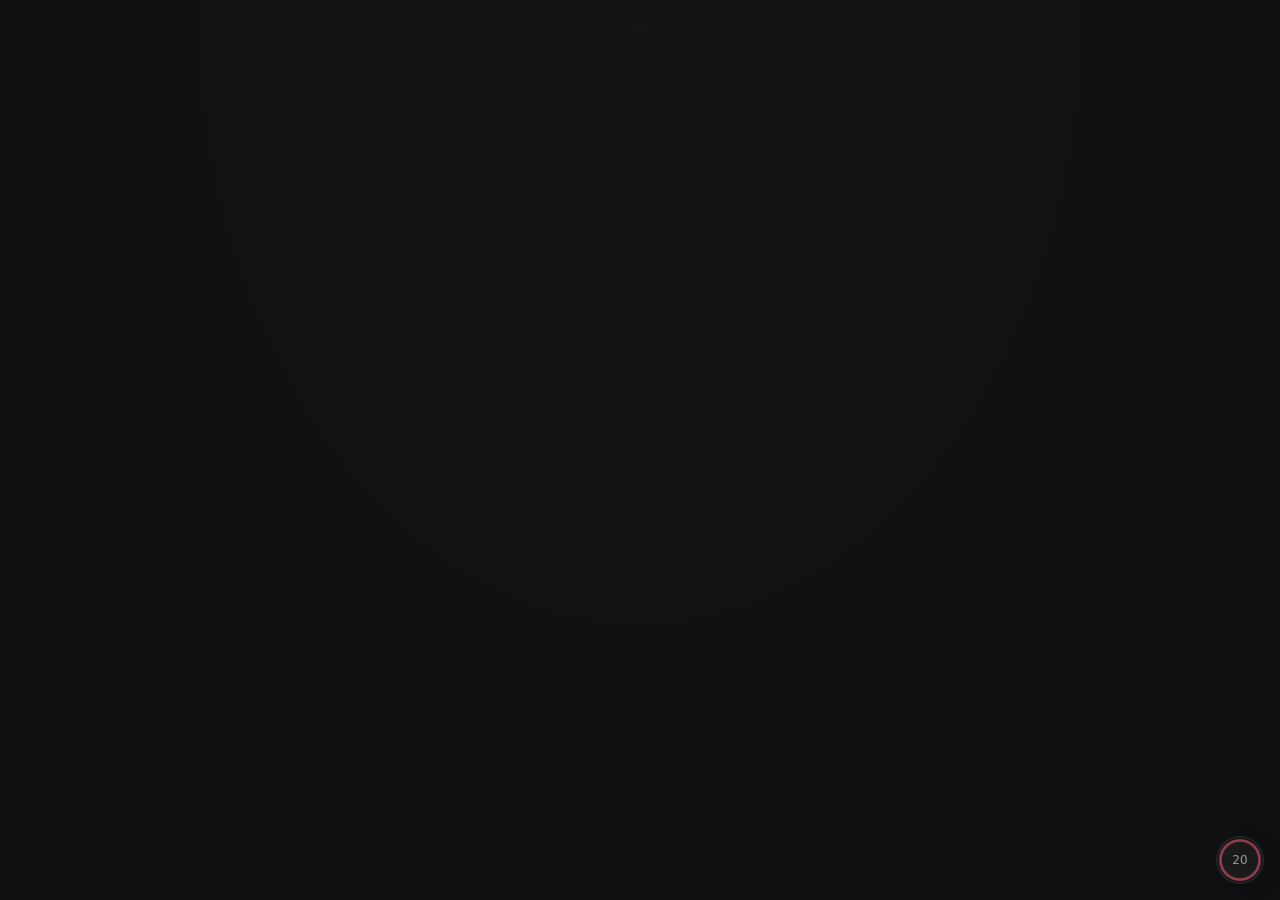
<file: options.html>
<!doctype html>
<html lang="en">
<head>
<meta charset="utf-8">
<meta name="viewport" content="width=device-width,initial-scale=1">
<title>Blinkly settings</title>
<style>
html,body{height:100%;margin:0}
body{background:radial-gradient(ellipse at 50% 0%,rgba(220,219,228,.018),transparent 55%),#101112;color:#f2f2f2;font-family:system-ui,-apple-system,BlinkMacSystemFont,"Segoe UI",sans-serif}
</style>
</head>
<body>
<script src="sleep-schedule.js"></script>
<script src="reminder-preferences.js"></script>
<script src="voice-data/pet-clips.js"></script>
<script src="voice-lines.js"></script>
<script src="blinkly-scenes.js"></script>
<script src="widget-placement.js"></script>
<script src="voice-cadence.js"></script>
<script src="audio-activation.js"></script>
<script src="blinkly.user.js"></script>
</body>
</html>
</file>
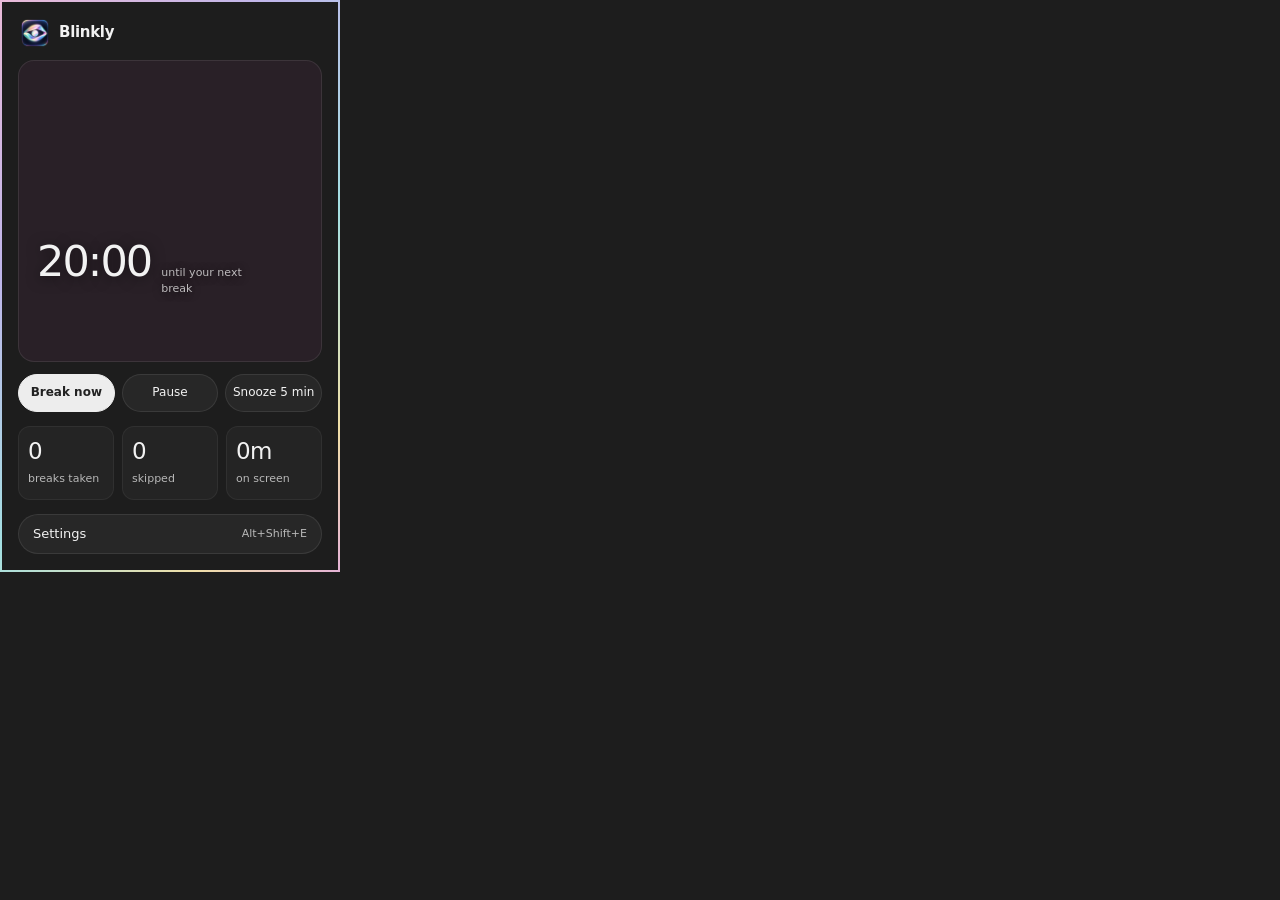
<file: popup.html>
<!doctype html>
<html lang="en">
<head>
<meta charset="utf-8">
<meta name="viewport" content="width=device-width,initial-scale=1">
<title>Blinkly</title>
<style>
:root{--ac:#ef5b78;--ink:#1d1d1d;--line:rgba(255,255,255,.09);--mute:#b8b8b8;--ease:cubic-bezier(.2,.8,.2,1);color-scheme:dark}
*{box-sizing:border-box;margin:0}
html{width:340px;background:var(--ink);border:0;outline:0;border-radius:0;overflow:hidden;box-shadow:none}
body{position:relative;width:340px;padding:18px;border:0;outline:0;border-radius:0;overflow:hidden;background:var(--ink);color:#f2f2f2;font:13px/1.45 system-ui,-apple-system,BlinkMacSystemFont,"Segoe UI",sans-serif;box-shadow:inset 0 1px 0 rgba(255,255,255,.025)}
body::after{content:"";position:absolute;inset:0;padding:2px;border-radius:0;background:linear-gradient(135deg,#e9bad8 0%,#bfb6ea 30%,#a4dfe2 60%,#f0dfa8 84%,#e5b3d6 100%);-webkit-mask:linear-gradient(#fff 0 0) content-box,linear-gradient(#fff 0 0);mask:linear-gradient(#fff 0 0) content-box,linear-gradient(#fff 0 0);-webkit-mask-composite:xor;mask-composite:exclude;pointer-events:none;z-index:2}
button{font:inherit;color:inherit;cursor:pointer;border:0;background:none;touch-action:manipulation}
:focus-visible{outline:2px solid var(--ac);outline-offset:3px}
.brand{display:flex;align-items:center;gap:9px;min-height:30px;padding:0 2px;font-size:15px;font-weight:550;letter-spacing:-.02em}
.brand img{display:block;width:30px;height:30px}
.hero{position:relative;aspect-ratio:332/330;margin:12px 0;overflow:hidden;border:1px solid var(--line);border-radius:16px;background:#292027}
.hero canvas{display:block;width:100%;height:100%;aspect-ratio:332/330}
body:has(#settings-status:not([hidden])) .hero{width:246px;margin-left:auto;margin-right:auto}
.c{position:absolute;left:18px;bottom:64px;display:flex;align-items:baseline;gap:10px;pointer-events:none}
.c b{font:450 43px/1.1 system-ui,-apple-system,BlinkMacSystemFont,"Segoe UI",sans-serif;letter-spacing:-.045em;font-variant-numeric:tabular-nums;text-shadow:0 2px 14px rgba(0,0,0,.5)}
.c span{width:83px;color:rgba(255,255,255,.7);font-size:11px;line-height:1.45;text-shadow:0 1px 8px rgba(0,0,0,.7)}
.row{display:grid;grid-template-columns:repeat(3,1fr);gap:7px}
.row button{min-height:38px;padding:8px 5px;border:1px solid var(--line);border-radius:999px;background:#272727;font-size:12px;white-space:nowrap;transition:background .18s,border-color .18s,transform .18s}
.row button:first-child{background:#ededed;border-color:#ededed;color:#222;font-weight:550}
.row button:hover{background:#323232;border-color:rgba(255,255,255,.18)}
.row button:first-child:hover{background:#fff;border-color:#fff}
button:active{transform:scale(.98)}
.stats{display:grid;grid-template-columns:repeat(3,1fr);gap:8px;padding:14px 0}
.stat{min-width:0;padding:12px 9px 11px;border:1px solid rgba(255,255,255,.055);border-radius:12px;background:#242424}
.stat b{display:block;margin-bottom:5px;font:450 23px/1.1 system-ui,-apple-system,BlinkMacSystemFont,"Segoe UI",sans-serif;letter-spacing:-.025em;font-variant-numeric:tabular-nums}
.stat span{color:var(--mute);font-size:11px;white-space:nowrap}
.foot{padding:0}
.set{width:100%;min-height:40px;display:flex;justify-content:space-between;align-items:center;padding:9px 14px;border-radius:999px;border:1px solid var(--line);background:#272727;transition:background .18s,border-color .18s,transform .18s}
.set:hover{background:#303030;border-color:rgba(255,255,255,.18)}
.set small{color:var(--mute);font-size:11px}
.settings-status{padding:10px 3px 0;color:var(--mute);font-size:11px;line-height:1.5}
@media(prefers-reduced-motion:reduce){*,*::before{transition:none!important}}
</style>
</head>
<body>
<div class="brand"><img src="icons/icon128.png" alt="" width="30" height="30"><span>Blinkly</span></div>
<div class="hero" id="hero">
  <canvas id="window-scene" aria-label="Window light crossing a plaster wall as your work timer advances"></canvas>
  <div class="c"><b id="t">20:00</b><span id="l">until your next break</span></div>
</div>
<div class="row"><button id="b-now">Break now</button><button id="b-pause">Pause</button><button id="b-snooze">Snooze 5 min</button></div>
<div class="stats"><div class="stat"><b id="s-d">0</b><span>breaks taken</span></div><div class="stat"><b id="s-s">0</b><span>skipped</span></div><div class="stat"><b id="s-a">0m</b><span>on screen</span></div></div>
<div class="foot"><button class="set" id="b-set">Settings <small>Alt+Shift+E</small></button></div>
<p class="settings-status" id="settings-status" role="status" hidden></p>
<script src="sleep-schedule.js"></script>
<script src="reminder-preferences.js"></script>
<script src="blinkly-scenes.js"></script>
<script src="popup.js"></script>
</body>
</html>
</file>
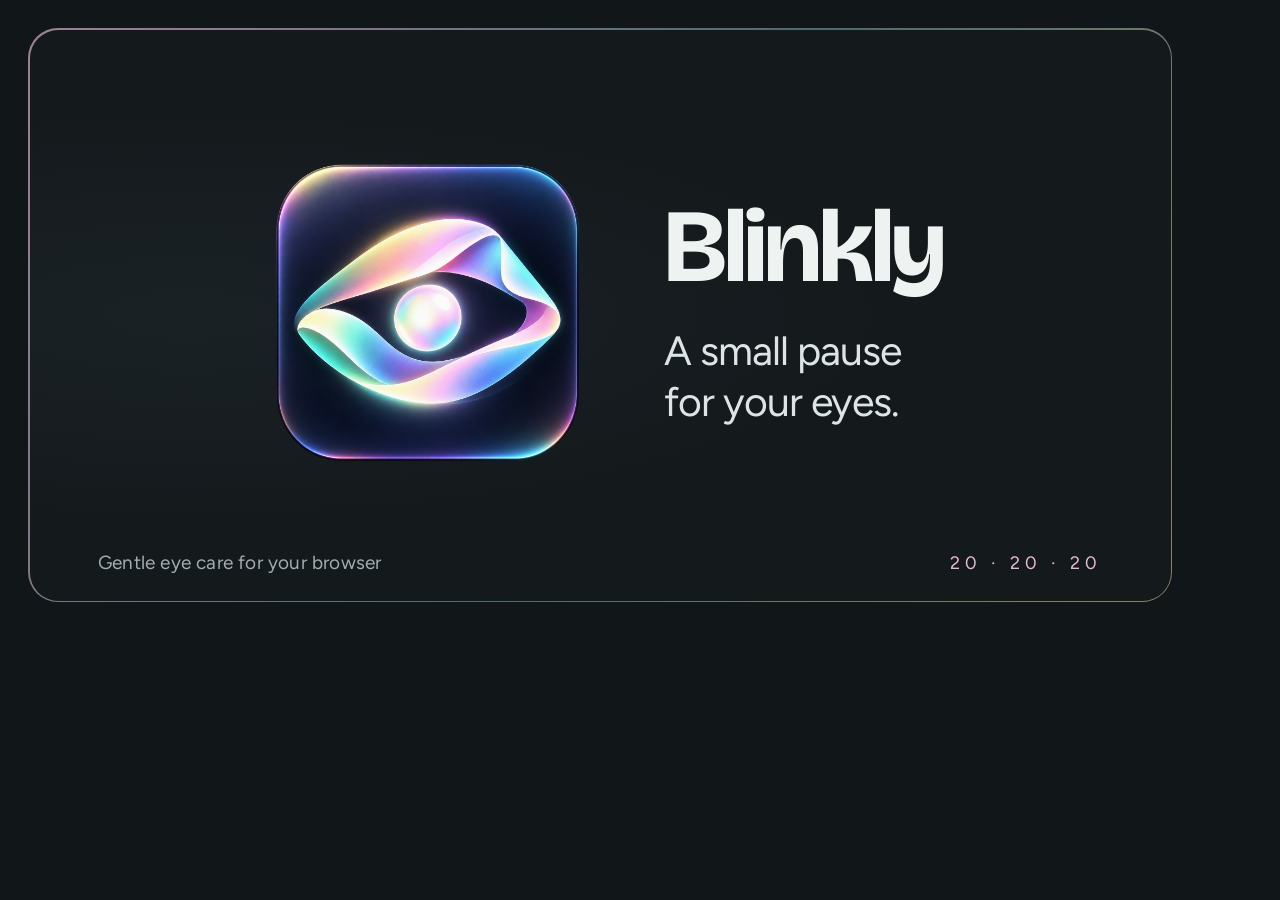
<file: design/social-card.html>
<!doctype html>
<html lang="en">
<head>
<meta charset="utf-8">
<meta name="viewport" content="width=1200, initial-scale=1">
<title>Blinkly share card</title>
<link href="https://fonts.googleapis.com/css2?family=Bricolage+Grotesque:opsz,wght@12..96,500;12..96,700&family=Figtree:wght@400;500;600&display=swap" rel="stylesheet">
<style>
*{box-sizing:border-box}
html,body{margin:0;width:1200px;height:630px;overflow:hidden;background:#111619;color:#eef3f2}
body{font-family:Figtree,Arial,sans-serif;padding:28px}
.card{height:574px;position:relative;border-radius:30px;padding:1.5px;background:linear-gradient(120deg,#e9bad8a6,#a4dfe26b 54%,#f0dfa88c)}
.inside{height:100%;border-radius:28.5px;background:radial-gradient(ellipse at 14% 50%,#a4dfe20b,transparent 52%),#14191c;display:flex;align-items:center;justify-content:center;gap:66px;padding:58px 70px}
img{width:340px;height:340px;object-fit:contain;flex:none}
.copy{padding-bottom:8px}
h1{font-family:'Bricolage Grotesque',Arial,sans-serif;font-size:104px;line-height:1;letter-spacing:-3px;margin:0 0 27px;font-weight:700}
p{font-size:41px;line-height:1.22;letter-spacing:-1px;margin:0;font-weight:400;color:#dce4e5}
.note{position:absolute;left:70px;bottom:28px;right:70px;display:flex;align-items:center;justify-content:space-between;color:#a1aeb1;font-size:19px;letter-spacing:.2px}
.rhythm{font-size:18px;letter-spacing:5px;color:#e9bad8}
</style>
</head>
<body><main class="card"><div class="inside"><img src="../assets/blinkly-logo.png" alt="Blinkly logo"><div class="copy"><h1>Blinkly</h1><p>A small pause<br>for your eyes.</p></div></div><div class="note"><span>Gentle eye care for your browser</span><span class="rhythm">20 · 20 · 20</span></div></main></body>
</html>
</file>
<file: landing-rest-demo.css>
/* The landing preview uses the extension's rest scene and rest-window typography. */
.blinkly-rest-demo{position:fixed;inset:0;width:100%;height:100%;height:100dvh;max-width:none;max-height:none;margin:0;padding:0;border:0;background:#020206;color:#ece9f5;overflow:hidden;overscroll-behavior:contain;color-scheme:dark;font:13px/1.45 system-ui,-apple-system,"Segoe UI",sans-serif;--rest-serif:"Iowan Old Style","Palatino Linotype",Charter,Georgia,serif;--rest-mute:rgba(236,233,245,.56)}
.blinkly-rest-demo::backdrop{background:#020206}
.blinkly-rest-demo:not([open]){display:none}
.blinkly-rest-demo *{box-sizing:border-box}
.blinkly-rest-demo [hidden]{display:none!important}
.blinkly-rest-demo .rest-scene,.blinkly-rest-demo .rest-box{position:absolute;inset:0}
.blinkly-rest-demo .rest-scene{background:#100b13 url('design/previews/mist-start.png') center/cover no-repeat}
.blinkly-rest-demo[data-state=rested] .rest-scene{background-image:url('design/previews/mist-end.png')}
.blinkly-rest-demo canvas{position:absolute;inset:0;display:block;width:100%;height:100%}
.blinkly-rest-demo .rest-lid{position:absolute;left:0;right:0;height:50%;pointer-events:none;z-index:2;will-change:transform}
.blinkly-rest-demo .rest-lid.top{top:0;background:linear-gradient(#020206 60%,transparent);transform:translateY(-100%)}
.blinkly-rest-demo .rest-lid.bottom{bottom:0;background:linear-gradient(transparent,#020206 40%);transform:translateY(100%)}
.blinkly-rest-demo .rest-box{z-index:3;pointer-events:none}
.blinkly-rest-demo .rest-box::before{content:"";position:absolute;inset:0 0 auto;height:60%;background:linear-gradient(180deg,rgba(2,2,6,.52),rgba(2,2,6,.66) 68%,transparent)}
.blinkly-rest-demo .rest-top{position:absolute;left:0;right:0;top:10%;display:grid;justify-items:center;gap:8px;text-align:center;padding:0 24px;text-shadow:0 2px 12px rgba(2,2,6,.9),0 1px 3px rgba(2,2,6,.9)}
.blinkly-rest-demo .rest-num{margin:0;font:400 clamp(18px,2.8vmin,28px)/1.3 system-ui,-apple-system,"Segoe UI",sans-serif;letter-spacing:.06em;color:rgba(255,255,255,.7);font-variant-numeric:tabular-nums;text-shadow:0 6px 50px rgba(5,4,16,.55)}
.blinkly-rest-demo .rest-title{margin:0;max-width:20em;font:400 clamp(22px,3.8vmin,34px)/1.2 var(--rest-serif);letter-spacing:normal}
.blinkly-rest-demo .rest-sub{margin:0;color:rgba(236,233,245,.72);font-size:15px;max-width:30em}
.blinkly-rest-demo .rest-bottom{position:absolute;left:0;right:0;bottom:6%;display:grid;justify-items:center;gap:22px;padding:0 24px;text-align:center}
.blinkly-rest-demo .rest-tip{margin:0;max-width:34em;color:var(--rest-mute);font:italic 15px/1.55 var(--rest-serif)}
.blinkly-rest-demo .rest-actions{display:flex;justify-content:center;flex-wrap:wrap;gap:8px;pointer-events:auto}
.blinkly-rest-demo button{font:inherit;color:inherit;cursor:pointer}
.blinkly-rest-demo .rest-button{padding:10px 18px;min-height:44px;border-radius:9px;border:1px solid rgba(255,255,255,.24);background:rgba(5,4,16,.4);transition:background .2s,border-color .2s}
.blinkly-rest-demo .rest-button:hover{background:rgba(255,255,255,.12);border-color:rgba(255,255,255,.4)}
.blinkly-rest-demo :focus-visible{outline:2px solid #a4dfe2;outline-offset:4px}
.blinkly-rest-demo .rest-meta{position:absolute;top:max(18px,env(safe-area-inset-top));left:max(20px,env(safe-area-inset-left));right:160px;margin:0;z-index:5;color:rgba(255,255,255,.64);font-size:12px}
.blinkly-rest-demo .rest-close{position:absolute;z-index:5;top:max(12px,env(safe-area-inset-top));right:max(16px,env(safe-area-inset-right));padding:10px 14px;min-height:44px;border-radius:9px;border:1px solid rgba(255,255,255,.2);background:rgba(5,4,16,.5)}
.blinkly-rest-demo .rest-close:hover{background:rgba(255,255,255,.12)}
.blinkly-rest-demo .rest-audio-status{position:absolute;z-index:5;top:max(62px,calc(env(safe-area-inset-top) + 50px));right:max(16px,env(safe-area-inset-right));max-width:min(320px,calc(100% - 32px));padding:8px 12px;margin:0;border-radius:9px;background:rgba(5,4,16,.8);color:#fff;font:13px/1.4 system-ui,sans-serif}
.blinkly-rest-demo[data-state=rested] .rest-num{font:300 clamp(28px,4vmin,40px)/1.1 var(--rest-serif);color:#fff}
.blinkly-rest-demo .rest-status{position:absolute;width:1px;height:1px;overflow:hidden;clip-path:inset(50%);white-space:nowrap}
@media(max-width:600px){.blinkly-rest-demo .rest-meta{font-size:11px;right:132px}.blinkly-rest-demo .rest-close{font-size:12px}.blinkly-rest-demo .rest-top{top:17%;padding:0 20px}.blinkly-rest-demo .rest-sub{font-size:14px}.blinkly-rest-demo .rest-bottom{bottom:max(6%,env(safe-area-inset-bottom));padding:0 20px}.blinkly-rest-demo .rest-tip{font-size:14px}}
@media(max-height:460px){.blinkly-rest-demo .rest-top{top:20%;gap:5px}.blinkly-rest-demo .rest-bottom{bottom:5%;gap:10px}.blinkly-rest-demo .rest-tip{display:none}.blinkly-rest-demo .rest-title{font-size:22px}}
@media(prefers-reduced-motion:reduce){.blinkly-rest-demo .rest-lid{display:none}.blinkly-rest-demo button{transition:none}}
</file>
